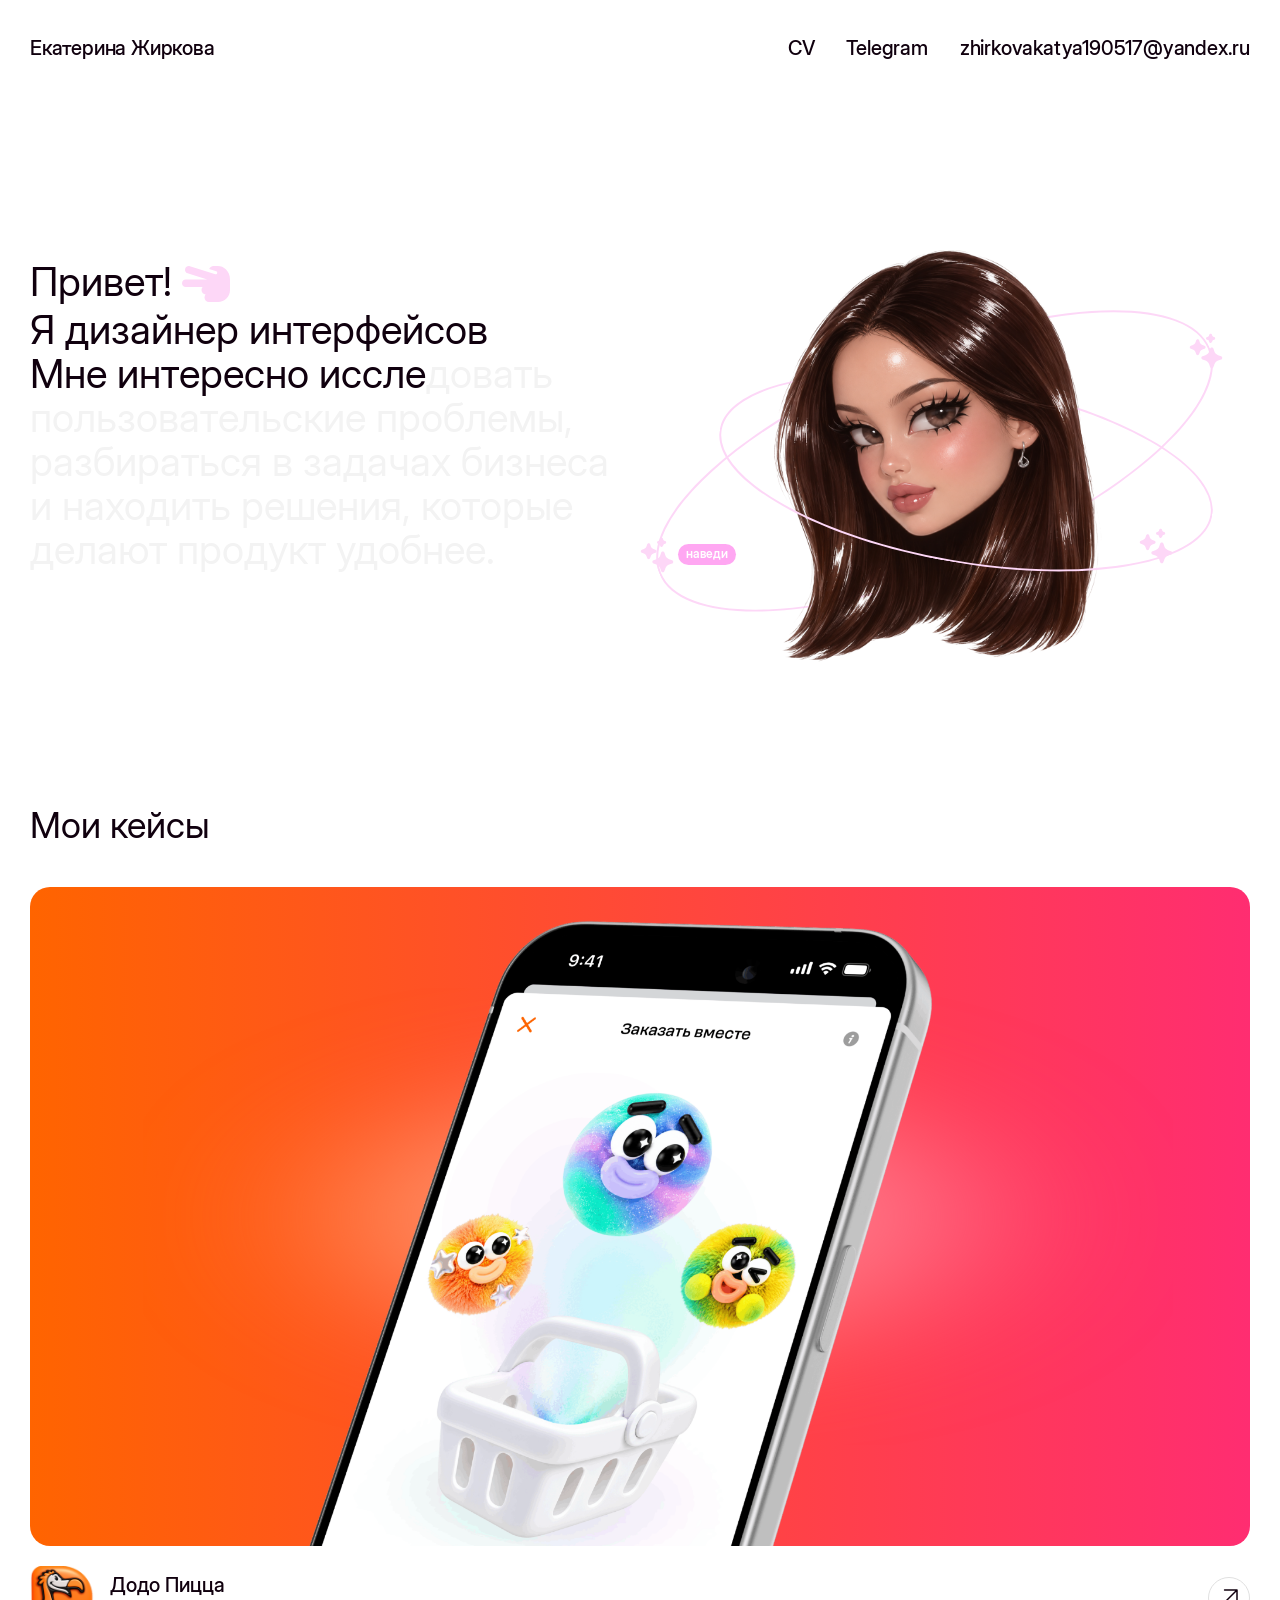
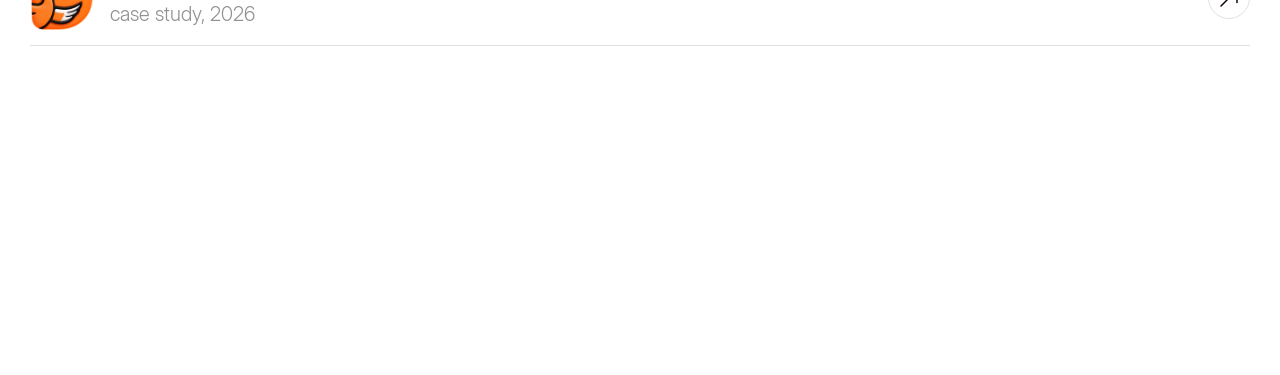
<file: index.html>
<!doctype html><html lang="ru"><head><meta charset="utf-8"><meta name="viewport" content="width=device-width,initial-scale=1"><title>Екатерина Жиркова — дизайнер интерфейсов</title><link rel="stylesheet" href="style.css?v=20"><link rel="stylesheet" href="home-refresh.css?v=46"></head><body><div id="app"></div><script src="main.js?v=47"></script></body></html>
</file>
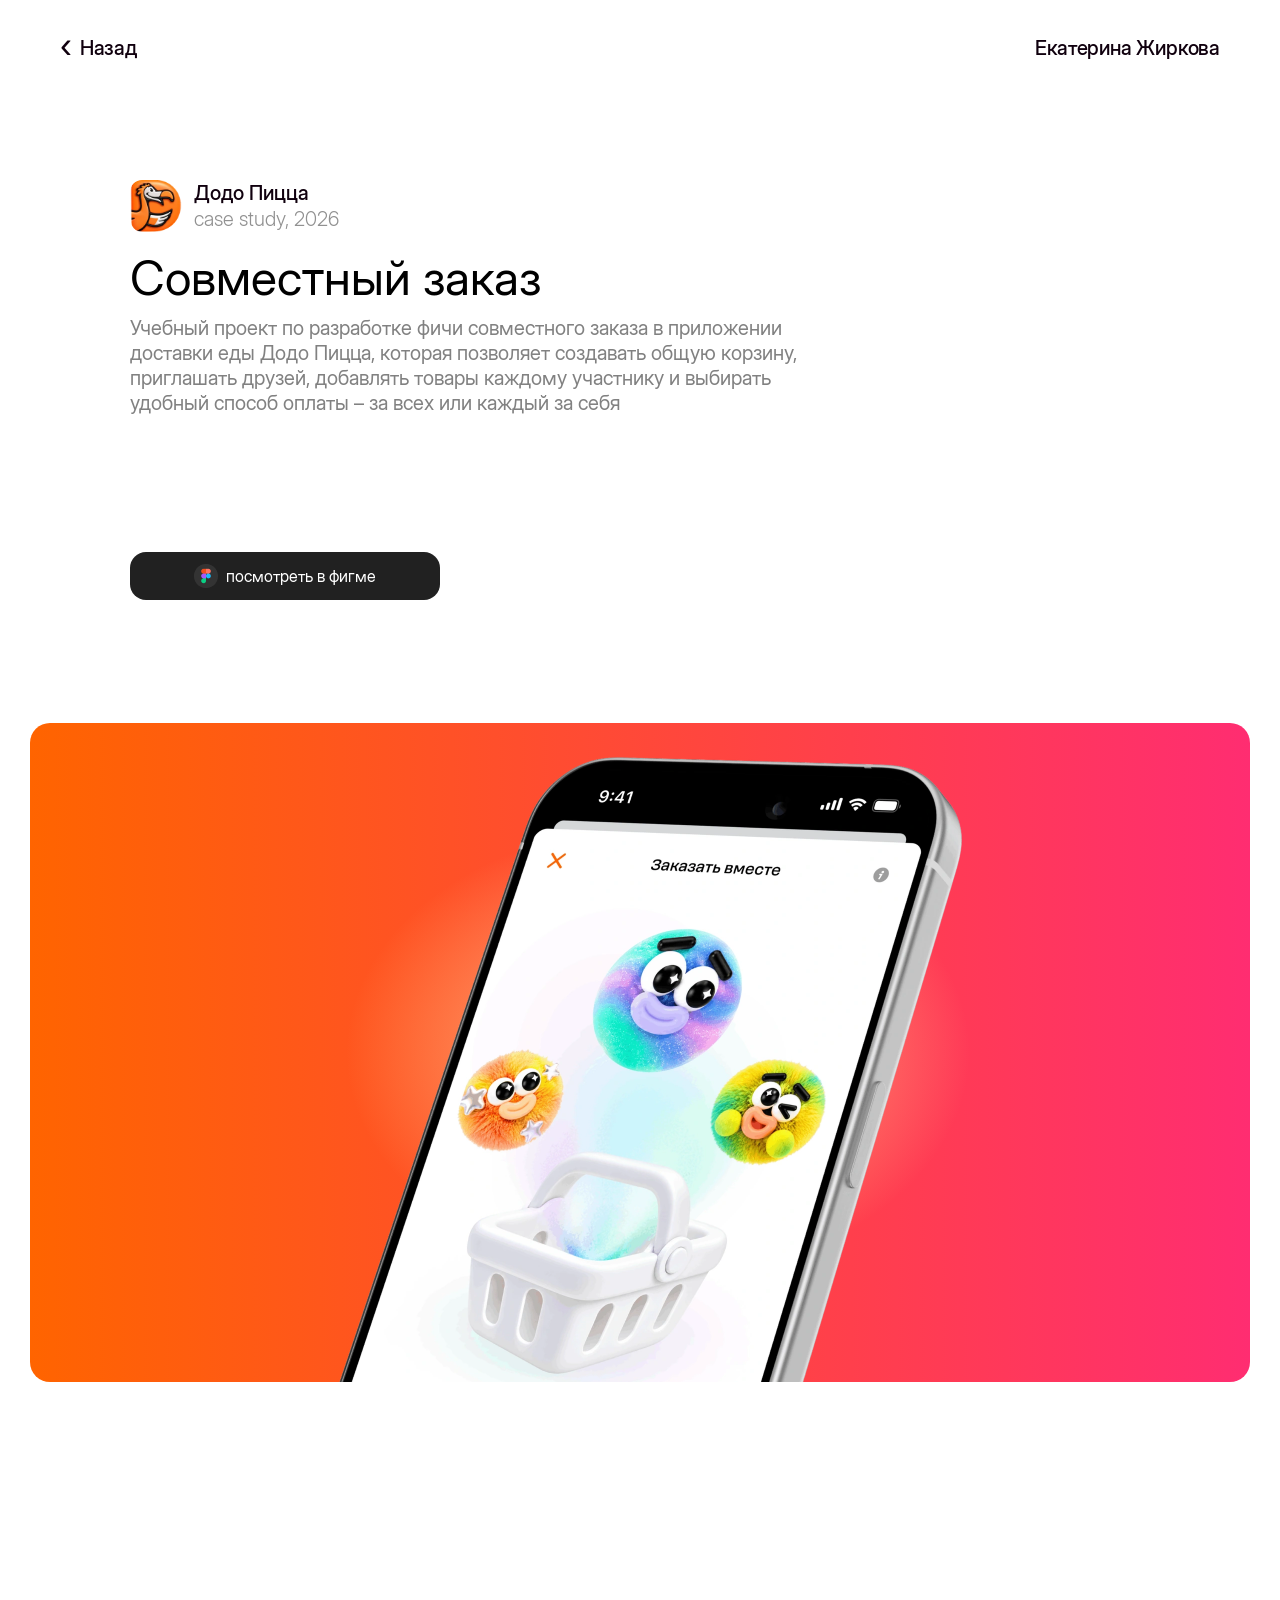
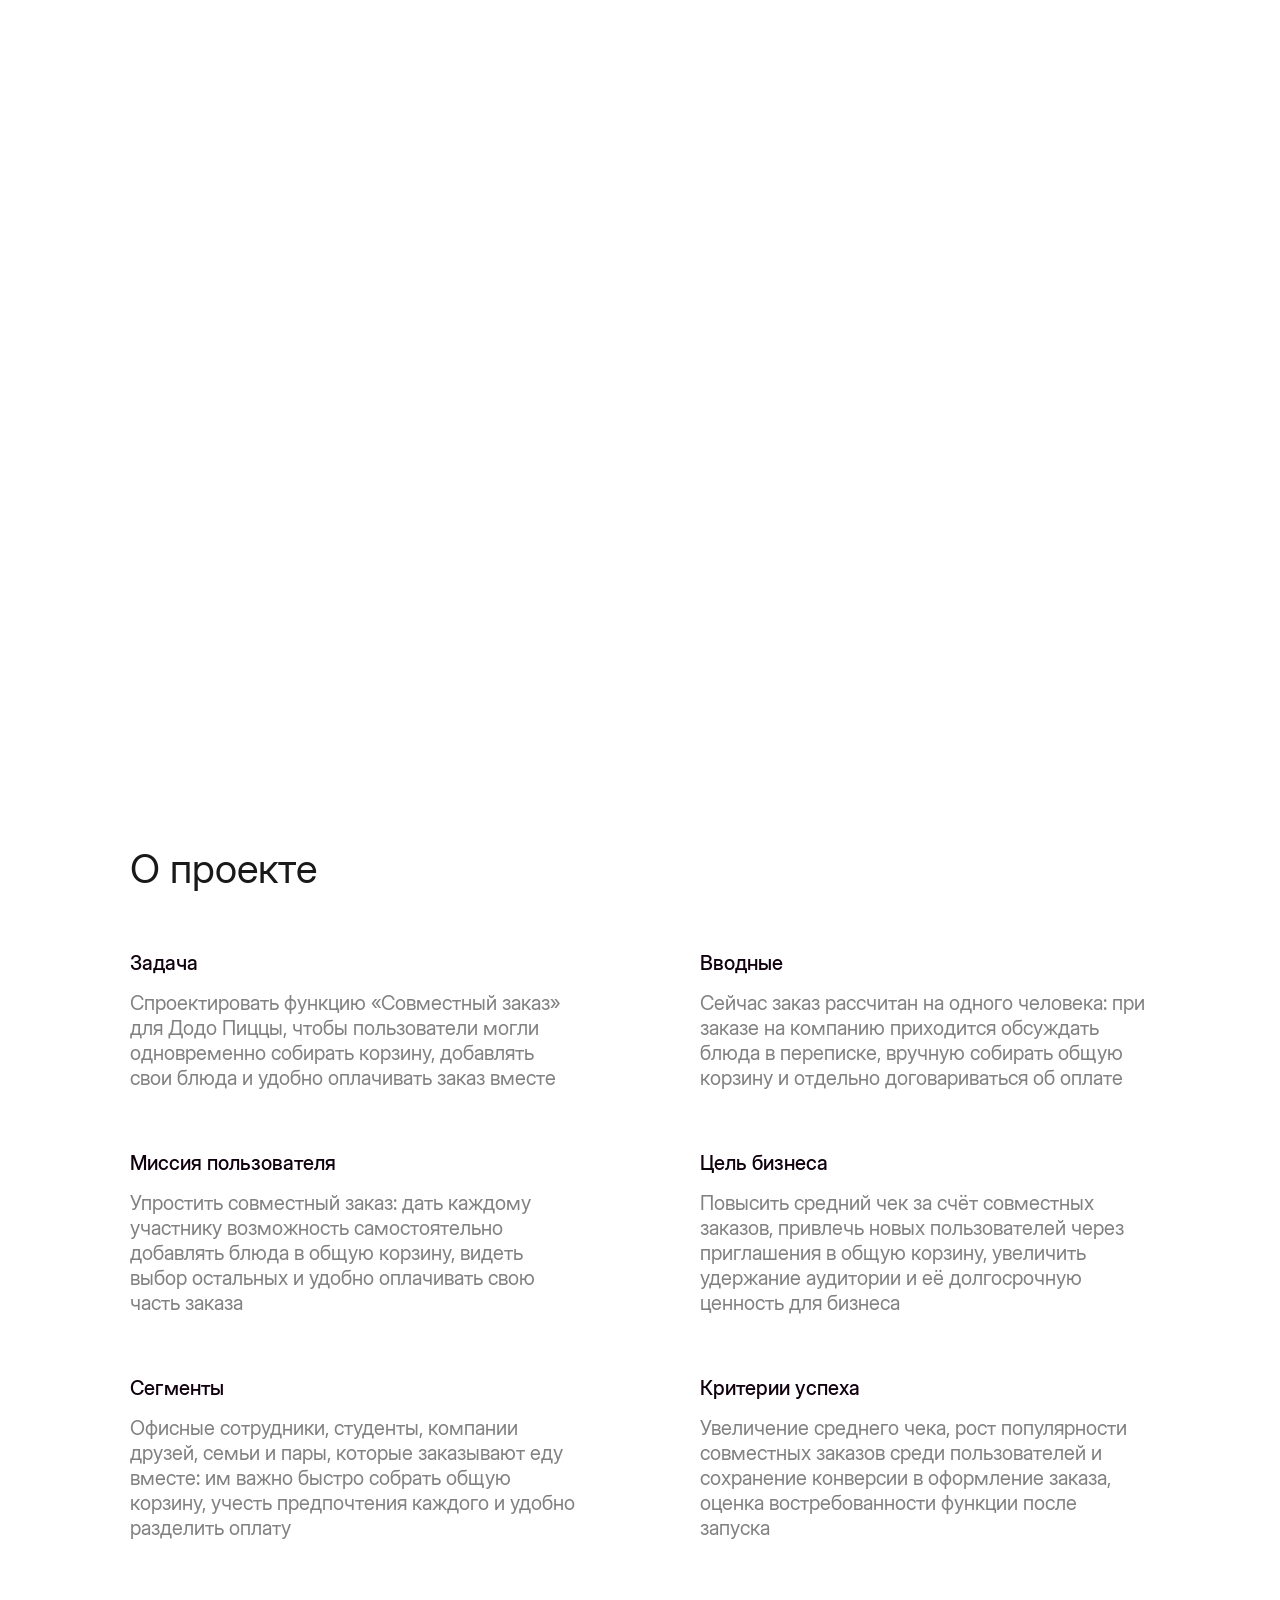
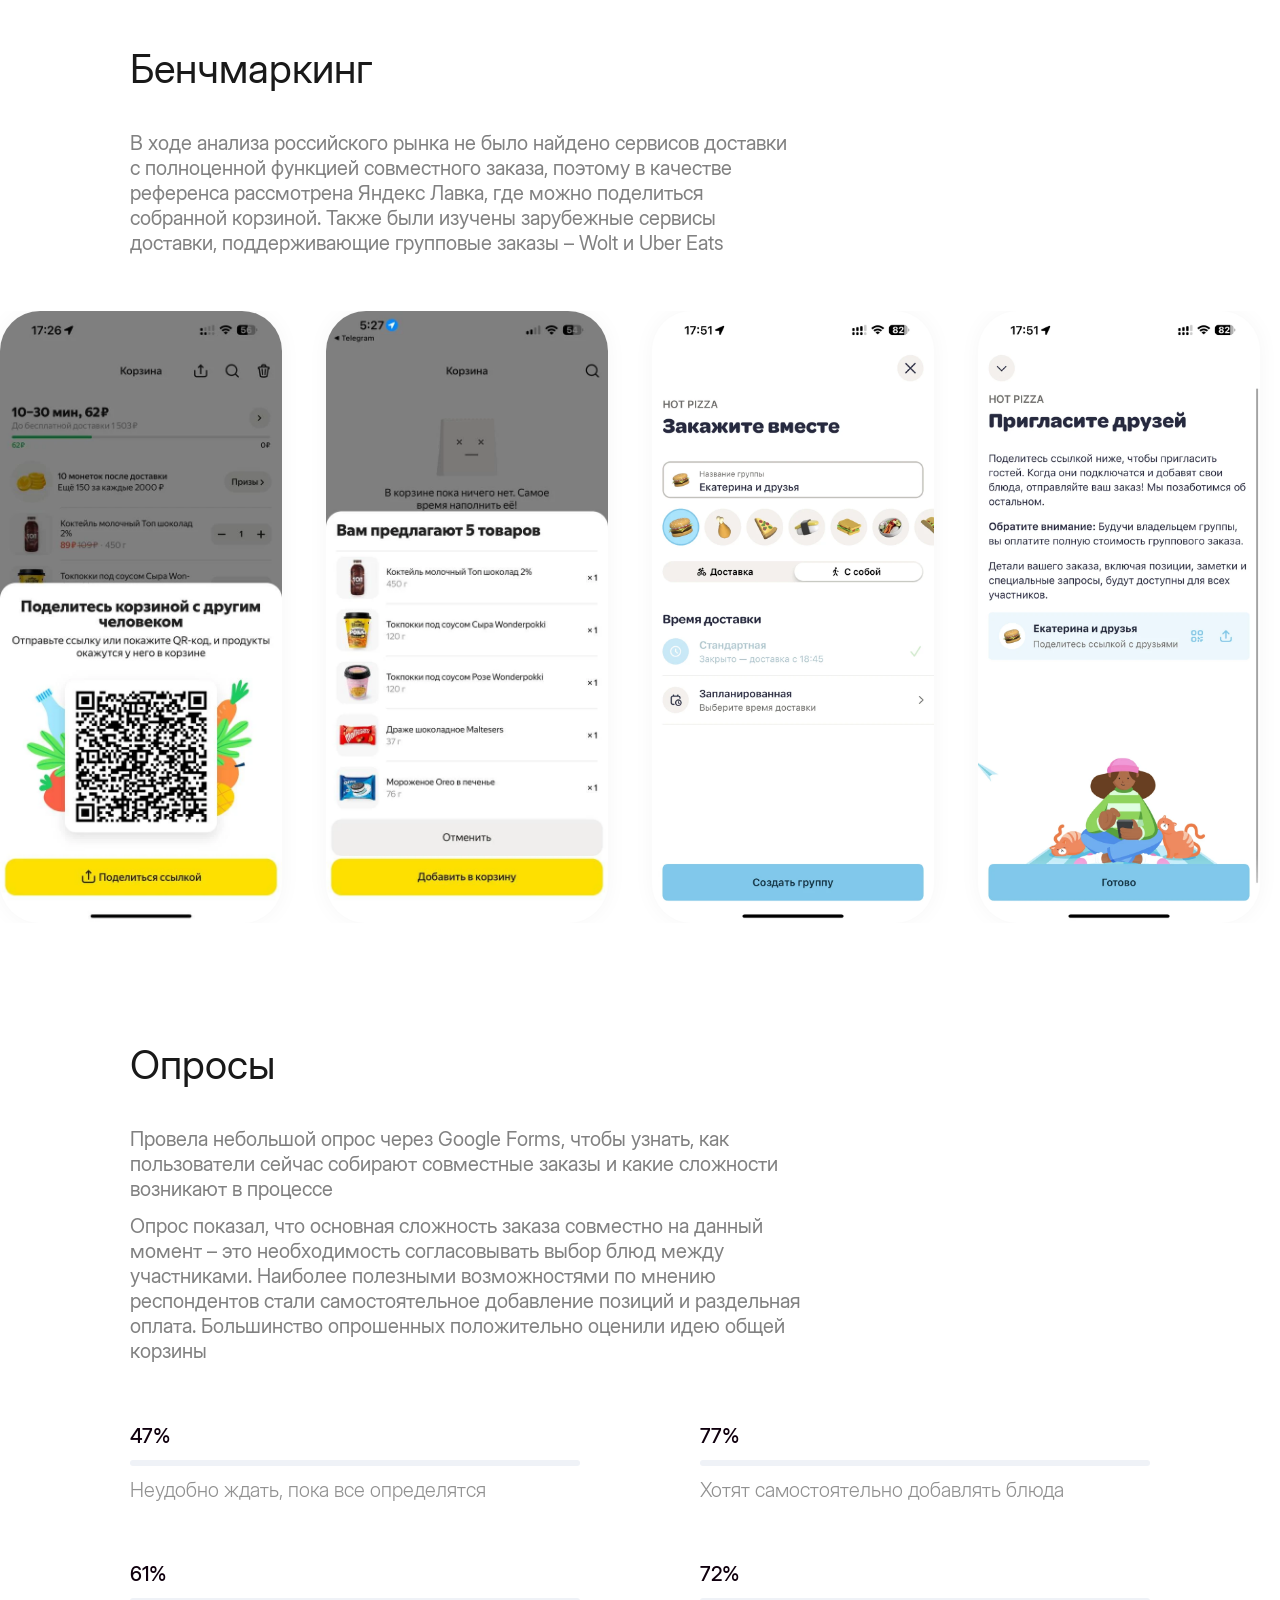
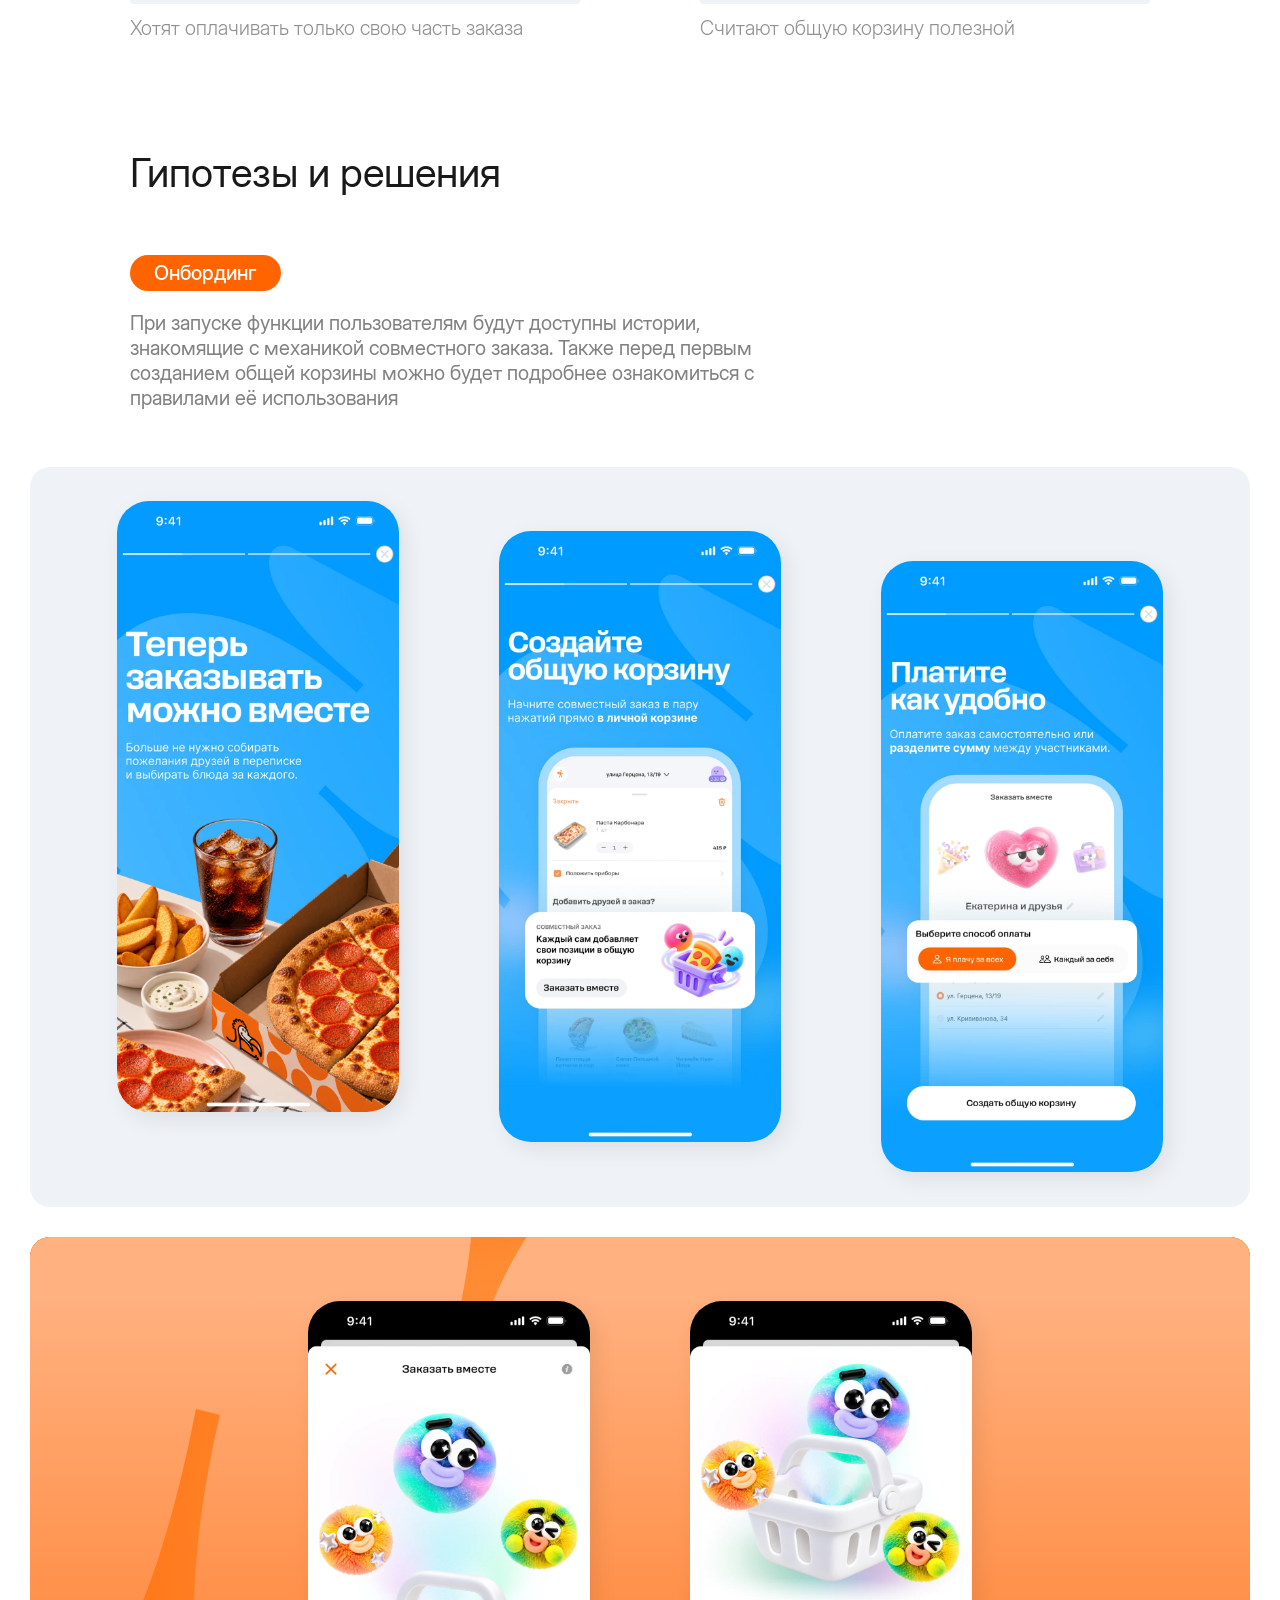
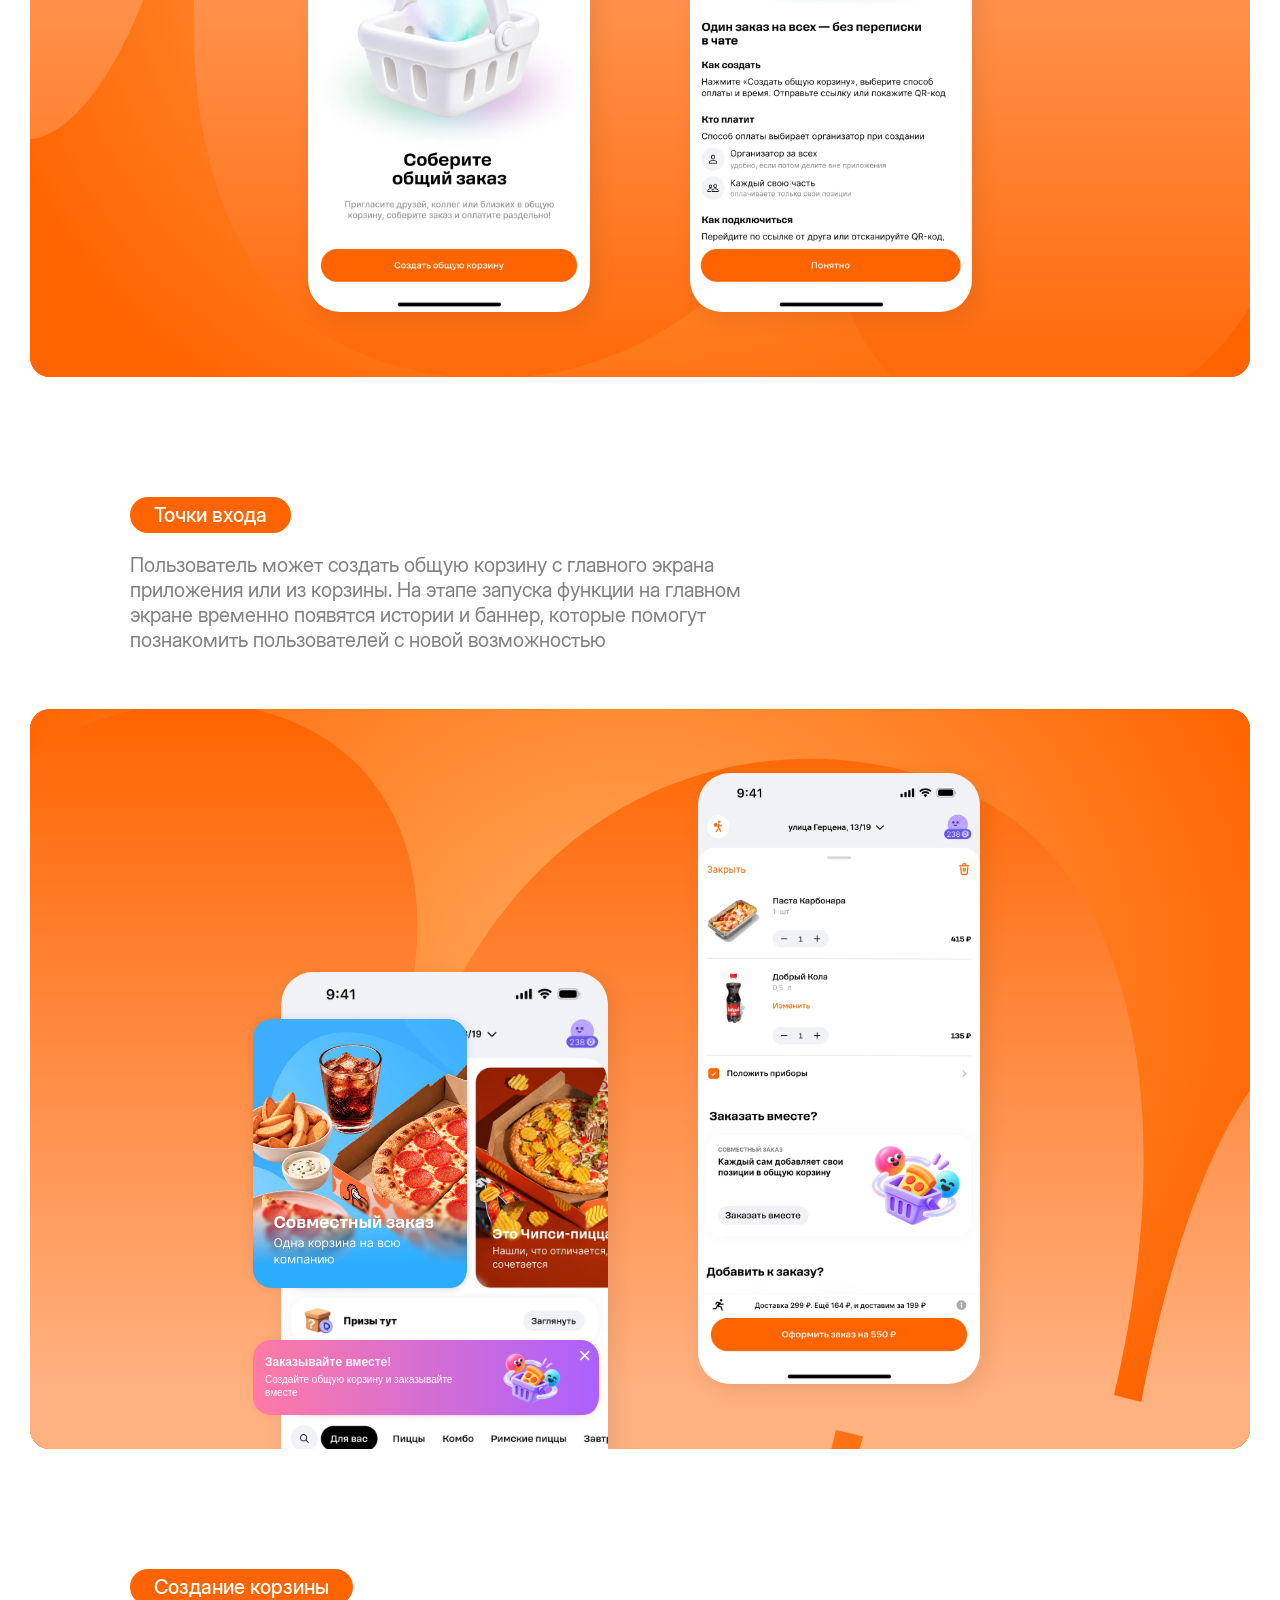
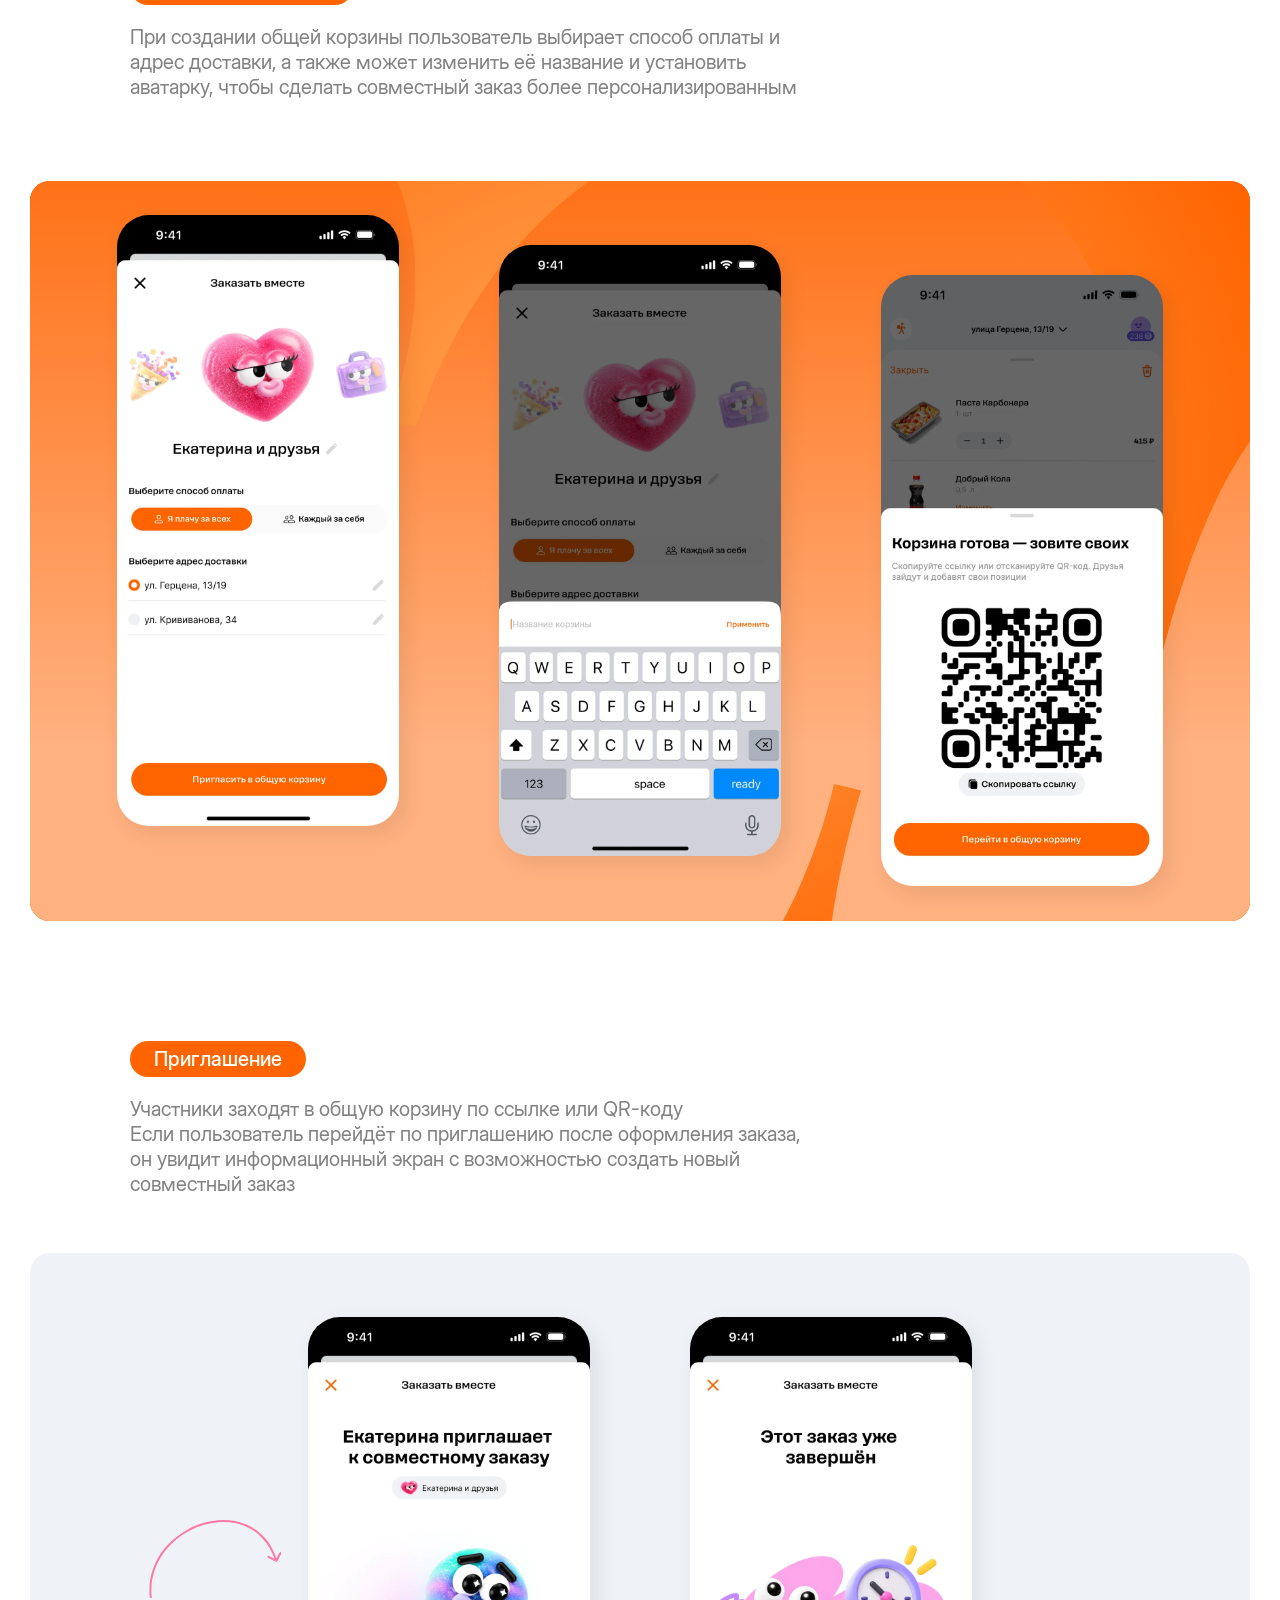
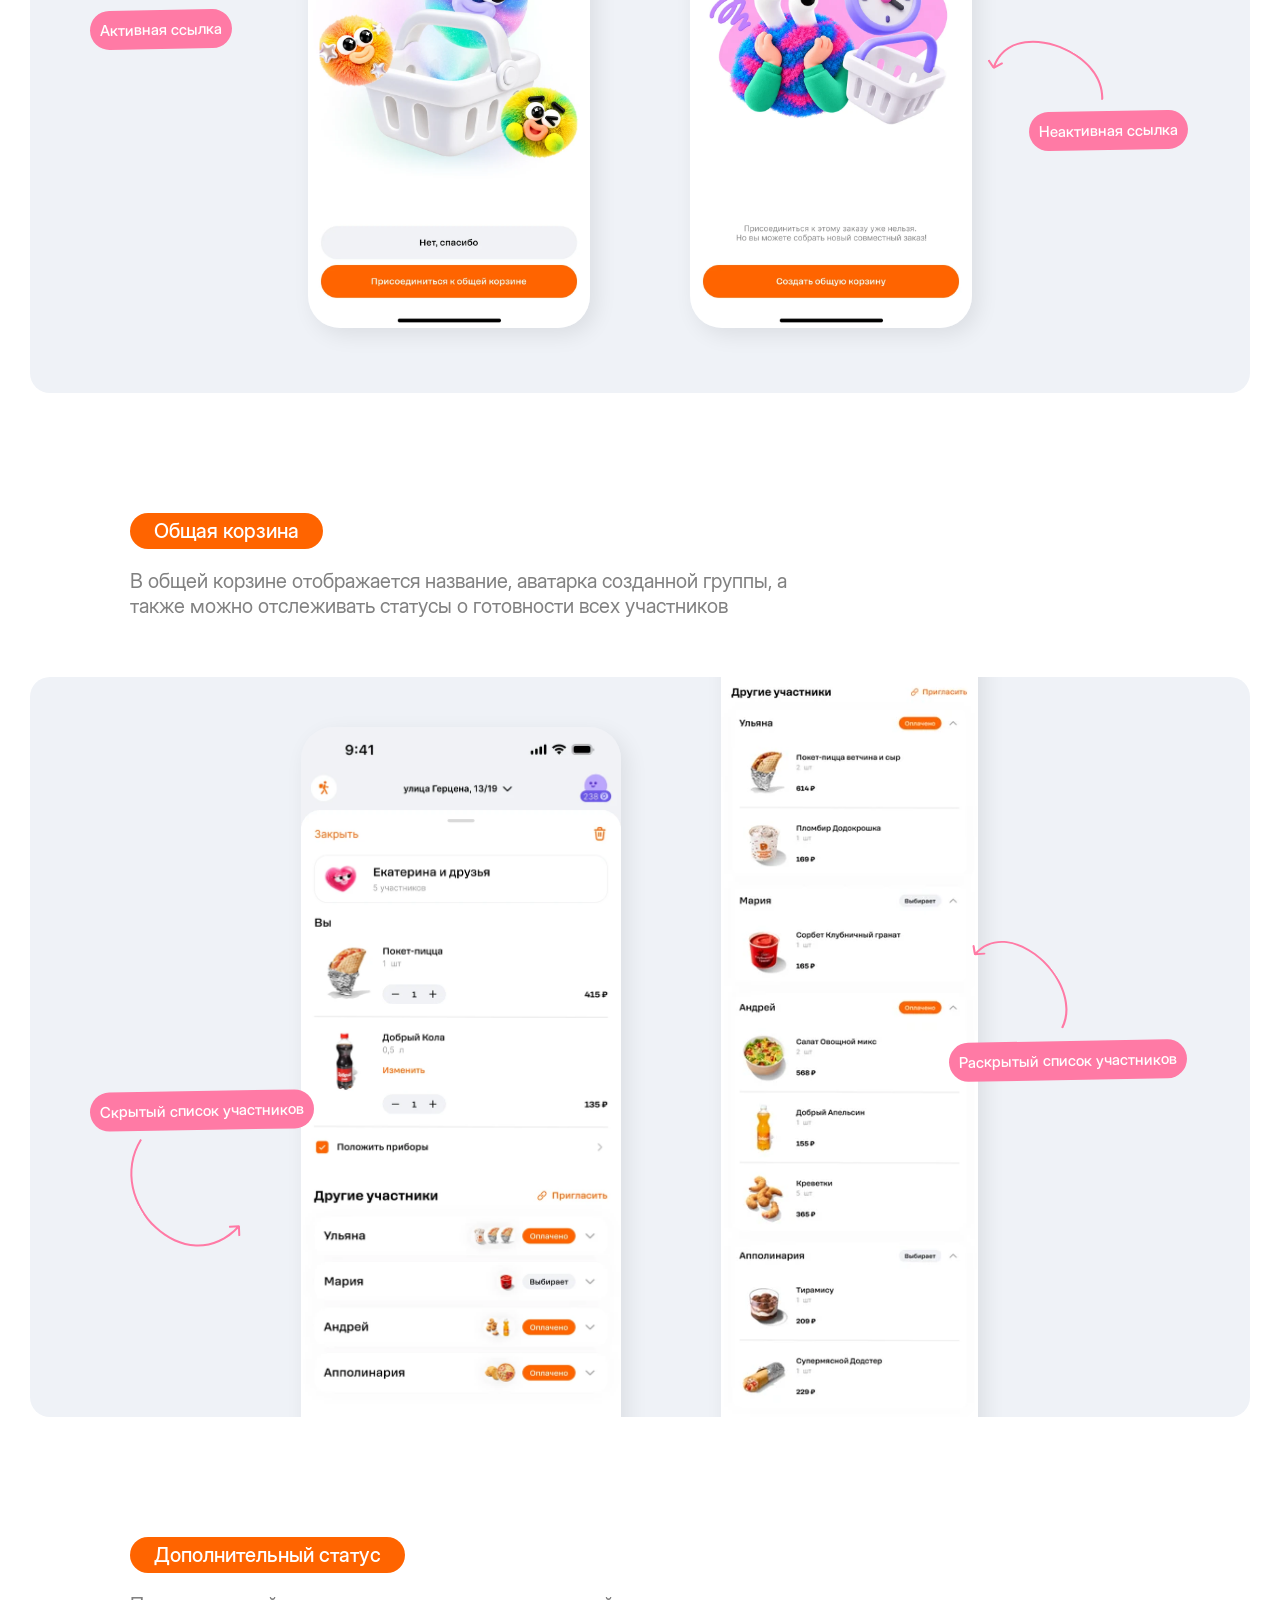
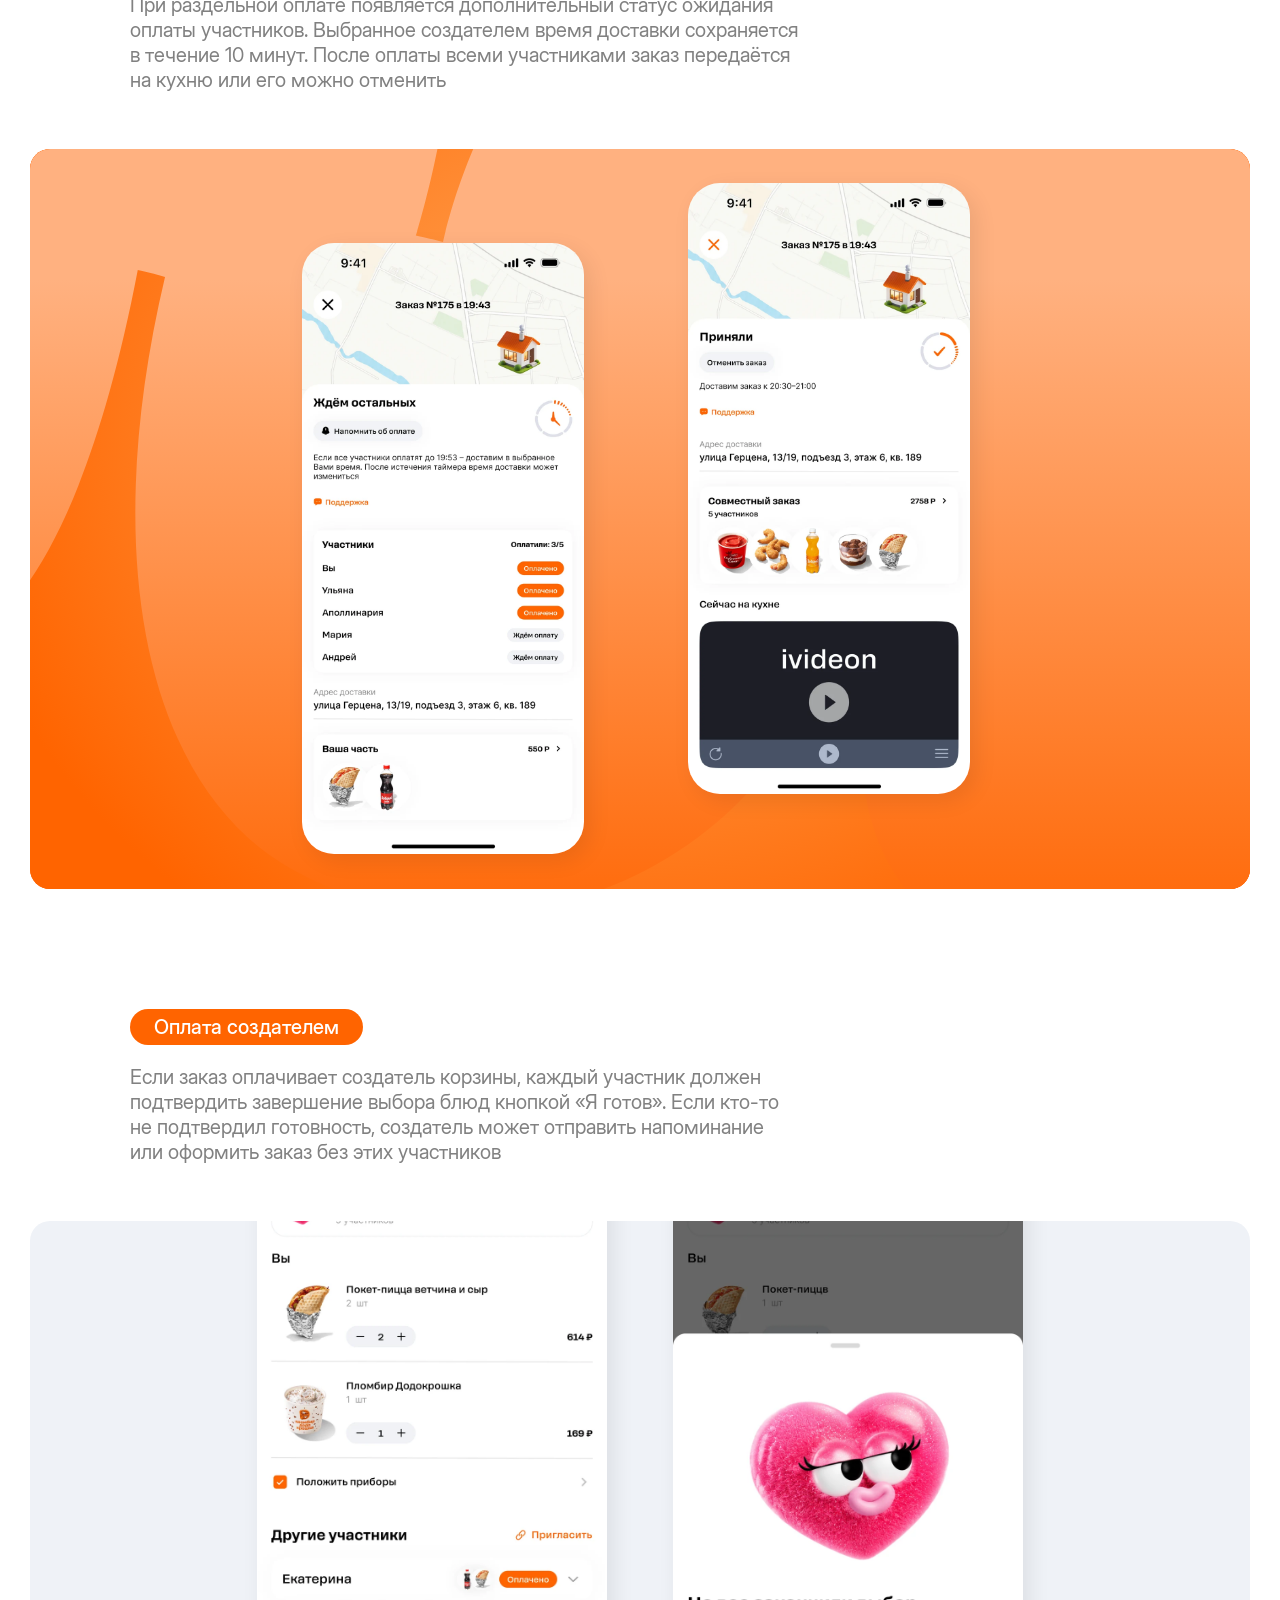
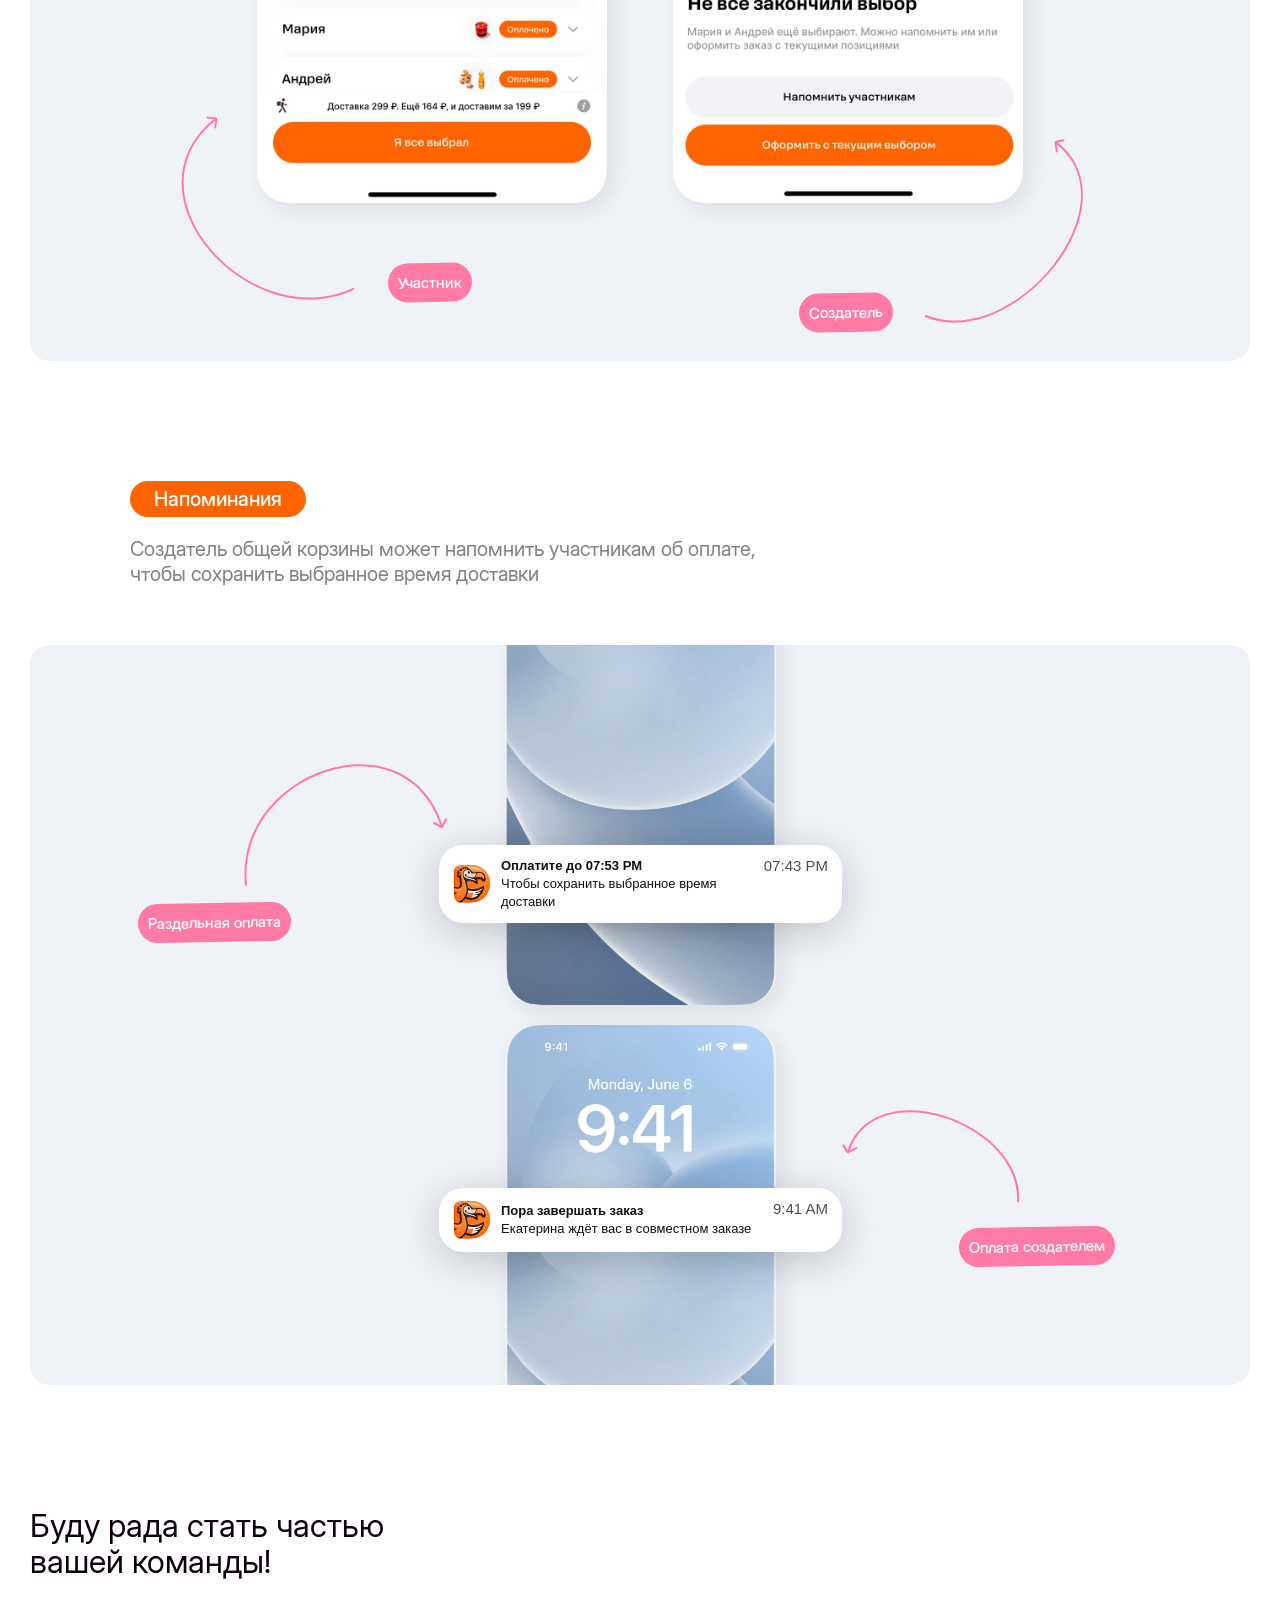
<file: projects/project-1/index.html>
<!doctype html><html lang="ru"><head><meta charset="utf-8"><meta name="viewport" content="width=device-width,initial-scale=1"><title>Додо Пицца — Екатерина Жиркова</title><link rel="stylesheet" href="../../style.css?v=19"><link rel="stylesheet" href="cover.css?v=1"><link rel="stylesheet" href="mobile144.css?v=6"><link rel="stylesheet" href="redesign.css?v=11"></head><body><div id="app"></div><script src="../../main.js?v=20"></script><script src="redesign.js?v=13"></script><script src="mobile.js?v=5"></script></body></html>
</file>
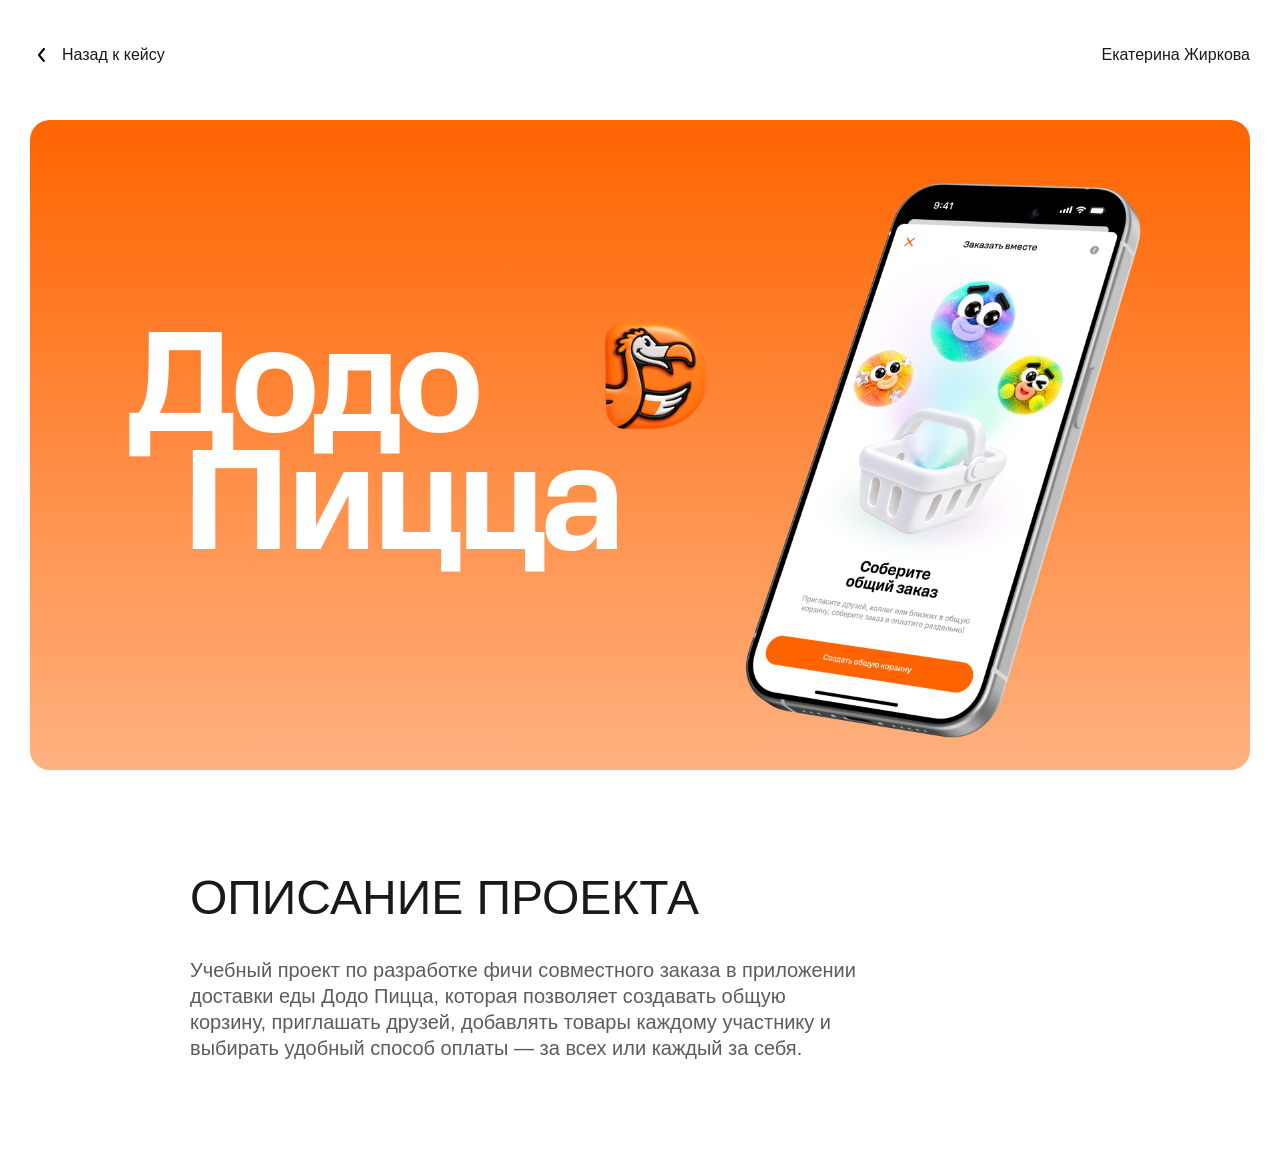
<file: projects/project-1/hero-preview.html>
<!doctype html>
<html lang="ru">
<head>
  <meta charset="utf-8">
  <meta name="viewport" content="width=device-width, initial-scale=1">
  <title>Вариант обложки — Додо Пицца</title>
  <style>
    @font-face{font-family:Rooftop;src:url('../../assets/rooftop-bold.otf') format('opentype');font-weight:700}
    *{box-sizing:border-box}
    body{margin:0;background:#fff;color:#191919;font-family:-apple-system,BlinkMacSystemFont,'SF Pro Display',sans-serif}
    a{color:inherit;text-decoration:none}
    .page{max-width:1280px;margin:0 auto;padding:32px 30px 100px}
    .header{display:flex;align-items:center;justify-content:space-between;height:46px;font-size:16px}
    .back{display:inline-flex;align-items:center;gap:8px}
    .back img{width:24px;height:24px;filter:brightness(0)}
    .cover{position:relative;min-height:650px;margin-top:42px;border-radius:20px;background:linear-gradient(180deg,#ff6400 0%,#ffb180 100%);overflow:hidden}
    .title{position:absolute;z-index:1;left:8%;top:31%;margin:0;color:#fff;font:700 clamp(88px,11vw,145px)/.84 Rooftop,sans-serif;letter-spacing:-.05em}
    .title span{display:block;padding-left:12%}
    .logo{position:absolute;z-index:2;left:47%;top:31%;width:108px;height:108px}
    .phone{position:absolute;z-index:3;left:47.5%;top:-3%;width:56%;height:auto;display:block}
    .description{max-width:900px;margin:100px auto 0}
    .description h1{margin:0 0 32px;font-size:48px;line-height:1.15;font-weight:500;text-transform:uppercase}
    .description p{max-width:670px;margin:0;color:#5c5c5c;font-size:20px;line-height:1.3}
    @media(max-width:700px){
      .page{padding:16px 16px 70px}
      .header{height:36px;font-size:14px}
      .header .author{font-size:12px}
      .cover{min-height:510px;margin-top:22px;border-radius:12px}
      .title{left:8%;top:9%;font-size:clamp(62px,16vw,105px)}
      .logo{left:65%;top:11%;width:58px;height:58px}
      .phone{left:15%;top:28%;width:78%}
      .description{margin-top:64px}
      .description h1{font-size:30px;margin-bottom:20px}
      .description p{font-size:18px}
    }
  </style>
</head>
<body>
  <main class="page">
    <header class="header">
      <a class="back" href="index.html"><img src="../../assets/figma-3de1a.svg" alt="">Назад к кейсу</a>
      <span class="author">Екатерина Жиркова</span>
    </header>
    <div class="cover" aria-label="Обложка проекта Додо Пицца">
      <div class="title">Додо<span>Пицца</span></div>
      <img class="logo" src="../../assets/figma-0a785.png" alt="">
      <img class="phone" src="../../assets/figma-60058.png" alt="Экран приложения Додо Пицца">
    </div>
    <section class="description">
      <h1>Описание проекта</h1>
      <p>Учебный проект по разработке фичи совместного заказа в приложении доставки еды Додо Пицца, которая позволяет создавать общую корзину, приглашать друзей, добавлять товары каждому участнику и выбирать удобный способ оплаты — за всех или каждый за себя.</p>
    </section>
  </main>
</body>
</html>
</file>
<file: style.css>
@font-face{font-family:Rooftop;src:url('assets/rooftop-bold.otf') format('opentype');font-weight:700}*{box-sizing:border-box}body{margin:0;background:#fff;color:#191919;font-family:-apple-system,BlinkMacSystemFont,'SF Pro Display',sans-serif}a{color:inherit;text-decoration:none}.home,.project{position:relative;width:1280px;margin:0 auto;overflow:hidden;background:white}.home{height:1690px}.home-header{position:absolute;inset:0 0 auto;height:110px}.avatar{position:absolute;left:30px;top:30px;width:70px;height:70px}.name{position:absolute;left:116px;top:56px;font-size:16px}.availability{position:absolute;left:466px;top:56px;display:flex;align-items:center;gap:8px;font-size:16px}.availability img{width:8px;height:8px}.contacts{display:flex;gap:32px;font-size:16px;white-space:nowrap}.home-header .contacts{position:absolute;right:30px;top:56px}.intro{position:absolute;left:30px;top:250px;width:815px;height:348px;font-size:48px;line-height:normal;color:#818181}.intro span{color:#191919}.home-card{position:absolute;left:30px;top:698px;width:1220px;height:659px;display:block}.hero-art{position:relative;width:100%;height:100%;overflow:hidden;border-radius:20px;background:linear-gradient(180deg,#ff6400,#ffb180)}.hero-word{position:absolute;left:130px;top:184px;color:white;font-family:Rooftop,sans-serif;font-weight:700;font-size:160px;line-height:134px;letter-spacing:-8px;z-index:1}.hero-word span{padding-left:120px}.hero-phone{position:absolute;left:582px;top:29px;width:437px;height:601px;overflow:hidden;z-index:2}.hero-phone img{position:absolute;width:734px;height:735px;max-width:none;left:-141px;top:-88px}.hero-icon{position:absolute;width:114px;height:114px;left:552px;top:202px;z-index:3}.card-caption{position:absolute;top:1373px;left:30px;width:1220px;display:flex;justify-content:space-between;align-items:center;font-size:36px}.tags{display:flex;gap:12px;font-size:20px}.tags>*{border:1px solid #c6d3e9;border-radius:16px;padding:16px 32px}.home-footer{position:absolute;top:1567px;left:30px;right:30px;display:flex;justify-content:space-between;align-items:flex-start}.home-footer p,.project-footer p{font-size:36px;line-height:normal;width:395px;margin:0}.home-footer .contacts{padding-top:12px}.project{height:14722px}.project-top{height:856px}.project-top .hero-art{border-radius:0}.project-top .hero-word{left:150px;top:283px}.project-top .hero-phone{left:567px;top:225px;width:563px;height:774px}.project-top .hero-phone img{width:946px;height:947px;left:-182px;top:-114px}.project-top .hero-icon{left:580px;top:300px;width:120px;height:120px}.back{position:absolute;left:30px;top:53px;color:#fff;display:flex;align-items:center;font-size:16px;z-index:4}.back span{font-size:32px;line-height:20px;margin-right:8px}.case-text{position:absolute;left:130px;width:670px}.case-text h2,.hypotheses{font-size:48px;line-height:57px;font-weight:400;margin:0 0 40px}.case-text p{font-size:24px;line-height:1.25;margin:0}.figma-pill{position:absolute;top:1268px;left:927px;width:223px;padding:12px;text-align:center;border-radius:24px;background:#f3f5f7;font-size:20px}.case-shot{position:absolute;left:30px;width:1220px;height:740px;border-radius:20px;background:#70c7f4}.case-shot-pink{height:760px;background:#fa9bcc}.hypotheses{position:absolute;left:130px;top:4922px}.section-chip{display:inline-block!important;background:#ff6500;color:#fff;border-radius:24px;padding:4px 24px;line-height:1!important;font-size:40px!important;margin-bottom:16px!important}.project-footer{position:absolute;left:30px;right:30px;bottom:40px;display:flex;justify-content:space-between}.project-footer .contacts{padding-top:10px}@media(max-width:1280px){.home,.project{margin-left:0}}@media(max-width:700px){.home,.project{transform-origin:top left;transform:scale(calc(100vw / 1280));margin-bottom:calc((100vw / 1280 - 1)*1690px)}}

@font-face{font-family:"SF Pro";src:local("SF Pro"),local("SF Pro Display")}
body{font-family:"SF Pro",-apple-system,BlinkMacSystemFont,sans-serif}
.home{height:1805px}
.hero-art{background:linear-gradient(180deg,#ff6400 0%,#ffb180 100%)}
.project-top .hero-art{border-radius:0 0 20px 20px}
.back img{width:24px;height:24px;margin-right:0}
.case-text h2,.hypotheses{font-size:48px;line-height:57px;font-weight:510;text-transform:uppercase}
.case-text p{font-size:20px;line-height:24px;color:#5c5c5c}
.case-text:has(.section-chip) h2{font-size:32px!important;line-height:41px!important;font-weight:510!important;padding:6px 24px!important;border-radius:200px!important;transform:rotate(-1deg);text-transform:none}
.case-text:has(.section-chip) p{color:#5c5c5c;font-size:20px;line-height:24px}
.visual-shot{position:absolute;left:30px;width:1220px;overflow:hidden;border-radius:20px;z-index:1}
.visual-shot img{position:absolute;object-fit:cover;max-width:none}
.benchmark{position:absolute;top:3373px;left:30px;display:flex;gap:48px;width:2262px;height:612px;overflow:hidden}
.benchmark img{width:282px;height:612px;object-fit:cover;border-radius:40px}
.project{overflow:hidden}
.survey{position:absolute;left:130px;top:4334px;width:1020px;display:grid;grid-template-columns:450px 450px;column-gap:120px;row-gap:60px}
.survey>div{height:102px;display:flex;flex-direction:column}
.survey strong{font-size:40px;font-weight:400;line-height:48px}
.survey i{display:block;margin-top:12px;width:450px;height:6px;border-radius:3px;background:#e8e8e8}
.survey i b{display:block;height:4px;margin-top:1px;border-radius:2px;background:#ff6400}
.survey span{margin-top:12px;font-size:20px;color:#5c5c5c}
.survey-conclusion{position:absolute;left:130px;top:4658px;width:670px;margin:0;font-size:20px;line-height:24px;color:#5c5c5c}
.project-footer{bottom:auto;top:14486px}

.project-facts{position:absolute;left:130px;top:2346px;width:1020px;height:630px;display:grid;grid-template-columns:450px 450px;grid-template-rows:170px 170px 170px;column-gap:120px;row-gap:60px}
.project-fact{width:450px}
.project-fact h3{display:table;margin:0 0 12px;padding:6px 24px;border:1px solid #ff6400;border-radius:200px;color:#ff6400;font-size:20px;font-weight:510;line-height:24px}
.project-fact p{margin:0;color:#5c5c5c;font-size:20px;font-weight:400;line-height:normal}
.figma-pill{top:1244.5px}
.project-top .hero-art{overflow:visible}
.benchmark{width:1220px;overflow-x:auto;overflow-y:hidden;scroll-snap-type:x proximity;scrollbar-width:thin;overscroll-behavior-x:contain}
.benchmark img{flex:0 0 282px;scroll-snap-align:start}
.case-text:has(.section-chip) h2{font-size:20px!important;line-height:24px!important;padding:6px 24px!important;margin:0 0 16px!important}
.benchmark{left:8px;top:3351px;width:1264px;height:656px;padding:22px;box-sizing:border-box}
.benchmark img{box-shadow:0 0 22px rgba(0,0,0,.04)}
.benchmark{scroll-padding-inline:22px}
.visual-shot .shot-background-vector{left:50%;top:50%;object-fit:fill}
.visual-shot .interface-screen{border-radius:40px}
.callout-arrow{position:absolute;display:grid;place-items:center;pointer-events:none}
.visual-shot .callout-arrow img{position:static;object-fit:contain;max-width:none}
.shot-callout{position:absolute;display:inline-block;padding:10px;border-radius:300px;background:#ff7aa5;color:#fff;font-family:Inter,Arial,sans-serif;font-size:14px;font-weight:700;line-height:normal;white-space:nowrap}
.callout-left{left:108px;top:260px;transform:rotate(-1deg)}
.callout-right{left:930px;top:582px;transform:rotate(1deg)}
.shot-notification{position:absolute;left:409px;top:543px;width:403px;min-height:77.5px;display:flex;align-items:center;gap:10px;padding:12px 14px;border-radius:24px;background:rgba(255,255,255,.9);box-shadow:0 8px 40px rgba(0,0,0,.2);color:#000;font-family:"SF Pro",-apple-system,BlinkMacSystemFont,sans-serif;z-index:3}
.visual-shot .shot-notification img{position:static;width:38.33px;height:38.33px;flex:none;border-radius:9px;object-fit:cover}
.shot-notification div{display:flex;flex-direction:column;width:241.67px;font-size:13px;line-height:18px;letter-spacing:-.23px}
.shot-notification strong{font-weight:590;line-height:17px}
.shot-notification time{align-self:flex-start;margin-left:auto;color:#4d4d4d;font-size:15px;line-height:17px;white-space:nowrap}
.shot-notification.top-notification{top:200px}
.shot-notification.top-notification{background:#fff}
.project-author{position:absolute;top:53px;right:30px;color:#fffcfa;font-size:16px;line-height:24px;z-index:4}
.figma-pill,.survey-button{display:flex;align-items:center;justify-content:center;border:0;border-radius:16px;background:#eff2f7;color:#191919;font-family:inherit;font-size:20px;font-weight:510;line-height:24px;white-space:nowrap}
.figma-pill{height:48px;padding:0}
.survey-button{position:absolute;left:897px;top:4746px;width:253px;height:56px;padding:0}
.visual-shot > .case-composite,.visual-shot > .interface-screen{transform:translate3d(0,var(--parallax-y,0px),0)}
@media(prefers-reduced-motion:reduce){.visual-shot > .case-composite,.visual-shot > .interface-screen{transform:none}}
@media(max-width:700px){html,body{overflow-x:hidden}}
.intro-word{white-space:nowrap}
.intro{font-size:40px;height:auto}
.intro .intro-char{color:#c6c6c6}
.home-animations .home-header,.home-animations .intro,.home-animations .home-card,.home-animations .card-caption,.home-animations .home-footer>p,.home-animations .home-footer>.contacts{opacity:0;transform:translateY(55px);transition:opacity 1.1s cubic-bezier(.22,1,.36,1),transform 1.1s cubic-bezier(.22,1,.36,1)}
.home-animations .home-footer>.contacts{transition-delay:.14s}
.home-animations .home-header.is-visible,.home-animations .intro.is-visible,.home-animations .home-card.is-visible,.home-animations .card-caption.is-visible,.home-animations .home-footer.is-visible>p,.home-animations .home-footer.is-visible>.contacts{opacity:1;transform:translateY(0)}
.project-animations .project-reveal{opacity:0;translate:0 55px;transition:opacity 1.1s cubic-bezier(.22,1,.36,1),translate 1.1s cubic-bezier(.22,1,.36,1)}
.project-animations .project-reveal.is-visible{opacity:1;translate:0 0}
@media(prefers-reduced-motion:reduce){.project-animations .project-reveal{opacity:1;translate:none;transition:none}}
@media(prefers-reduced-motion:reduce){.home-animations .home-header,.home-animations .intro,.home-animations .home-card,.home-animations .card-caption,.home-animations .home-footer>p,.home-animations .home-footer>.contacts{opacity:1;transform:none;transition:none}}
@media(max-width:700px){.home{transform:scale(calc(100vw / 1280px));margin-bottom:calc((100vw / 1280px - 1)*1805px)}}
.avatar-trigger{position:absolute;left:30px;top:30px;width:70px;height:70px;padding:0;border:0;background:none;cursor:pointer}
.avatar-trigger .avatar{position:static;display:block;width:70px;height:70px}
.avatar-trigger:focus,.avatar-overlay:focus{outline:none}
body.avatar-open{overflow:hidden}
.avatar-overlay{position:fixed;inset:0;z-index:100;display:flex;align-items:center;justify-content:center;padding:24px;background:rgba(18,20,24,.55);backdrop-filter:blur(5px);cursor:default}
.avatar-overlay[hidden]{display:none}
.avatar-overlay.is-opening{animation:avatar-backdrop-in .3s ease-out both}
.avatar-overlay.is-closing{animation:avatar-backdrop-out .25s ease-in both}
.avatar-portrait{display:block;width:min(430px,78vw,70vh);aspect-ratio:1;border-radius:50%;object-fit:cover;object-position:center 35%;background:#fff;box-shadow:0 24px 70px rgba(0,0,0,.18)}
.avatar-overlay.is-opening .avatar-portrait{animation:avatar-photo-open .42s cubic-bezier(.22,1,.36,1) both}
.avatar-overlay.is-closing .avatar-portrait{animation:avatar-photo-close .25s ease-in both}
@keyframes avatar-backdrop-in{from{opacity:0}to{opacity:1}}
@keyframes avatar-backdrop-out{from{opacity:1}to{opacity:0}}
@keyframes avatar-photo-open{from{opacity:0;transform:scale(.78)}to{opacity:1;transform:scale(1)}}
@keyframes avatar-photo-close{from{opacity:1;transform:scale(1)}to{opacity:0;transform:scale(.88)}}
@media(prefers-reduced-motion:reduce){.avatar-overlay.is-opening,.avatar-overlay.is-closing,.avatar-overlay.is-opening .avatar-portrait,.avatar-overlay.is-closing .avatar-portrait{animation:none}}
a[href],button{cursor:pointer}
.card-caption{display:block;font-size:inherit}
.case-caption-link{display:flex;align-items:center;justify-content:space-between;width:100%;min-height:68px;border-bottom:1px solid #e8e8e8;transition:border-color .25s ease}
.case-caption-title{font-size:30px;font-weight:500;line-height:1.2;letter-spacing:-.025em;transition:color .25s ease}
.case-caption-meta{display:flex;align-items:center;gap:8px;color:#7b7b7b;font-size:16px;line-height:1.2}
.case-caption-arrow{display:inline-grid;place-items:center;width:30px;height:30px;margin-left:18px;border:1px solid #ddd;border-radius:50%;color:#191919;font-size:18px;line-height:1;transition:transform .25s ease,border-color .25s ease,background .25s ease,color .25s ease}
.case-caption-link:hover{border-color:#ff6500}
.case-caption-link:hover .case-caption-title{color:#ff6500}
.case-caption-link:hover .case-caption-arrow{transform:translate(2px,-2px);border-color:#ff6500;background:#ff6500;color:#fff}
.case-caption-link:focus-visible{outline:2px solid #191919;outline-offset:4px;border-radius:2px}
@media(prefers-reduced-motion:reduce){.case-caption-link,.case-caption-title,.case-caption-arrow{transition:none}}
.home-card .hero-art{transition:transform .55s cubic-bezier(.22,1,.36,1),box-shadow .55s cubic-bezier(.22,1,.36,1)}
.home-card .hero-phone{transition:transform .65s cubic-bezier(.22,1,.36,1)}
.home-card:is(:hover,:focus-visible) .hero-art{transform:translateY(-6px);box-shadow:0 18px 42px rgba(54,31,15,.16)}
.home-card:is(:hover,:focus-visible) .hero-phone{transform:translate(0,-8px) rotate(1deg)}
.home-card:is(:hover,:focus-visible)+.card-caption .case-caption-title{color:#ff6500}
.home-card:is(:hover,:focus-visible)+.card-caption .case-caption-arrow{transform:translate(2px,-2px);border-color:#ff6500;background:#ff6500;color:#fff}
.home-card:focus-visible{outline:2px solid #191919;outline-offset:6px;border-radius:20px}
@media(prefers-reduced-motion:reduce){.home-card .hero-art,.home-card .hero-phone{transition:none}.home-card:is(:hover,:focus-visible) .hero-art,.home-card:is(:hover,:focus-visible) .hero-phone{transform:none}}

@media(max-width:1199px){
  .home{display:flex;flex-direction:column;width:100%;height:auto!important;min-height:100dvh;margin:0 auto!important;padding:28px;overflow:visible;transform:none}
  .home-header{position:relative;inset:auto;display:grid;grid-template-columns:70px 1fr;align-items:center;column-gap:16px;row-gap:18px;height:auto}
  .avatar-trigger{position:relative;left:auto;top:auto;grid-column:1;grid-row:1}
  .name{position:static;grid-column:2;grid-row:1;font-size:16px}
  .availability{position:static;grid-column:1/-1;grid-row:2;font-size:16px}
  .home-header .contacts{position:static;grid-column:1/-1;grid-row:3}
  .contacts{flex-wrap:wrap;gap:14px 28px;font-size:16px;white-space:normal}
  .intro{position:relative;left:auto;top:auto;width:min(100%,850px);height:auto;margin-top:105px;font-size:clamp(32px,4vw,40px);line-height:1.18}
  .intro br{display:none}
  .home-card{position:relative;left:auto;top:auto!important;width:100%;height:auto;aspect-ratio:1220/659;margin-top:88px}
  .hero-word{left:10.7%;top:27.9%;font-size:clamp(80px,12.5vw,160px);line-height:.84;letter-spacing:-.05em}
  .hero-word span{padding-left:9.8%}
  .hero-phone{left:47.7%;top:4.4%;width:35.8%;height:91.2%}
  .hero-phone img{width:168%;height:122%;left:-32%;top:-14.6%}
  .hero-icon{left:45.2%;top:30.6%;width:9.3%;height:auto}
  .card-caption{position:relative;left:auto;top:auto!important;width:100%;margin-top:16px}
  .home-footer{position:relative;left:auto;right:auto;top:auto!important;width:100%;margin-top:130px;margin-bottom:40px}
  .home-footer p{font-size:clamp(28px,3vw,36px)}
}
@media(max-width:700px){
  .home{display:block;min-height:882px;padding:0 16px}
  .home-header{display:flex;align-items:center;gap:12px;padding-top:32px}
  .avatar-trigger,.avatar-trigger .avatar{width:46px;height:46px}
  .avatar-trigger .avatar{content:url('assets/figma-6b154.png')}
  .name{font-size:14px}
  .availability,.home-header .contacts{display:none}
  .intro{width:100%;margin-top:60px;font-size:24px;line-height:29px}
  .home-card{width:100%;height:auto;aspect-ratio:361/195;margin-top:60px}
  .hero-art{border-radius:12px;background:linear-gradient(180deg,#ff6400 0%,#ffb180 100%)}
  .hero-word{left:11.1%;top:26.7%;font-size:48px;line-height:.85;letter-spacing:-2.4px}
  .hero-word span{padding-left:24px}
  .hero-phone{left:53.5%;top:5.1%;width:35.5%;height:90.3%}
  .hero-phone img{width:168.07%;height:122.32%;left:-32.35%;top:-14.68%}
  .hero-icon{left:46.3%;top:28.2%;width:11.1%;height:auto}
  .card-caption{margin-top:12px}
  .case-caption-link{min-height:28px;border-bottom:.5px solid #e8e8e8;background:none}
  .case-caption-title{font-size:16px;line-height:20px;letter-spacing:normal}
  .case-caption-arrow{width:20px;height:20px;margin:0;border:.67px solid #ddd;background:none;color:#191919;font-size:12px}
  .home-card.is-scroll-active .hero-art{transform:translateY(-6px);box-shadow:0 18px 42px rgba(54,31,15,.16)}
  .home-card.is-scroll-active .hero-phone{transform:translate(0,-8px) rotate(1deg)}
  .home-card.is-scroll-active+.card-caption .case-caption-title{color:#ff6500}
  .home-card.is-scroll-active+.card-caption .case-caption-arrow{transform:translate(2px,-2px);border-color:#ff6500;background:#ff6500;color:#fff}
  .home-footer{display:block;margin-top:59px;margin-bottom:40px}
  .home-footer p{width:236px;font-size:20px;line-height:24px}
  .home-footer .contacts{display:flex;flex-direction:column;align-items:flex-start;gap:8px;padding-top:32px;font-size:14px;line-height:17px}
}
@media(max-width:700px) and (prefers-reduced-motion:reduce){
  .home-card.is-scroll-active .hero-art,.home-card.is-scroll-active .hero-phone,.home-card.is-scroll-active+.card-caption .case-caption-arrow{transform:none;box-shadow:none}
  .home-card.is-scroll-active+.card-caption .case-caption-title{color:#191919}
  .home-card.is-scroll-active+.card-caption .case-caption-arrow{border-color:#ddd;background:none;color:#191919}
}

/* Email copy interaction, matching the reference hover behavior. */
:is(.contacts,.mobile-project-footer nav) .email-copy{position:relative;display:inline-flex;align-items:center;min-width:0;padding:0;border:0;background:none;color:inherit;font:inherit;line-height:inherit;letter-spacing:inherit;text-align:left;white-space:nowrap;cursor:pointer;transition:color .22s ease}
:is(.contacts,.mobile-project-footer nav) .email-copy:hover,:is(.contacts,.mobile-project-footer nav) .email-copy:focus-visible,:is(.contacts,.mobile-project-footer nav) .email-copy.is-copied{color:#fdd7f7}
:is(.contacts,.mobile-project-footer nav) .email-copy .copy-pill{position:absolute;right:-9px;top:50%;z-index:1;padding:3px 8px;border-radius:999px;background:#fdd7f7;color:#10000e;font-size:11px;font-weight:600;line-height:15px;letter-spacing:0;opacity:0;transform:translate(4px,-35%) rotate(-8deg) scale(.7);pointer-events:none;box-shadow:0 2px 8px rgba(253,215,247,.32);transition:opacity .22s ease,transform .3s cubic-bezier(.22,1,.36,1)}
:is(.contacts,.mobile-project-footer nav) .email-copy:hover .copy-pill,:is(.contacts,.mobile-project-footer nav) .email-copy:focus-visible .copy-pill,:is(.contacts,.mobile-project-footer nav) .email-copy.is-copied .copy-pill{opacity:1;transform:translate(0,-50%) rotate(-8deg) scale(1)}
@media(prefers-reduced-motion:reduce){:is(.contacts,.mobile-project-footer nav) .email-copy,:is(.contacts,.mobile-project-footer nav) .email-copy .copy-pill{transition:none}}
</file>
<file: home-refresh.css>
@font-face{font-family:'Inter Display';src:url('assets/inter-display-regular.ttf') format('truetype');font-style:normal;font-weight:400;font-display:swap}
@font-face{font-family:'Inter Display';src:url('assets/inter-display-medium.ttf') format('truetype');font-style:normal;font-weight:500;font-display:swap}
@font-face{font-family:'Inter Display';src:url('assets/inter-display-semibold.ttf') format('truetype');font-style:normal;font-weight:600;font-display:swap}
@font-face{font-family:'Inter Display';src:url('assets/inter-display-light.ttf') format('truetype');font-style:normal;font-weight:300;font-display:swap}
.home.home-v2{height:1806px!important;color:#10000e;font-family:'Inter Display',sans-serif}
.home-v2 .home-header{height:68px;top:36px;left:30px;right:30px;display:flex;align-items:center}
.home-v2 .avatar-trigger{left:0;top:0;width:68px;height:68px}
.home-v2 .avatar-trigger .avatar{width:68px;height:68px}
.home-v2 .avatar-trigger .avatar-foreground{position:absolute;inset:0;width:68px;height:68px;pointer-events:none}
.home-v2 .avatar-trigger .avatar-stroke{position:absolute;left:-3px;top:-3px;width:74px;height:74px;pointer-events:none}
.home-v2 .name{left:84px;top:22px;font-size:20px;line-height:24px;font-weight:500;letter-spacing:-.2px}
.home-v2 .home-header .contacts{right:0;top:22px;font-size:20px;line-height:24px;font-weight:500;letter-spacing:-.2px;gap:32px}
.home-v2 .intro{left:30px;top:254px;width:813px;height:auto;font-size:40px;line-height:44px;letter-spacing:0;font-weight:400;color:#10000e}
.home-v2 .intro-hand{display:inline-block;vertical-align:top;width:48px;height:48px;margin:0}
.home-v2 .intro .intro-char{color:#f3f3f3}
.home-v2 .cases-heading{position:absolute;left:30px;top:581px;margin:0;font-size:40px;line-height:48px;font-weight:400}
.home-v2 .home-card{left:30px;top:689px!important;width:1220px;height:659px;overflow:visible}
.home-v2-art{position:relative;width:100%;height:100%;overflow:hidden;border-radius:20px;background:#ff6400}
.home-v2-glow{position:absolute;left:113px;top:-99px;width:1030px;height:857px;max-width:none}
.home-v2-phone{position:absolute;left:-30px;top:-110px;width:1200px;height:1200px;max-width:none}
.home-v2-hover-phone{position:absolute;left:-30px;top:-110px;width:1200px;height:1200px;max-width:none;opacity:0;pointer-events:none;transition:opacity .5s ease}
.home-v2 .home-v2-hover-phone.is-active{opacity:1}
.home-v2 .card-caption{left:30px;top:1368px!important;width:1220px;height:80px;margin:0}
.home-v2 .case-caption-link{height:64px;min-height:64px;border:0}
.home-v2 .case-caption-leading{display:flex;align-items:center;gap:16px}
.home-v2 .case-caption-icon{width:64px;height:64px;object-fit:cover}
.home-v2 .case-caption-copy{display:flex;flex-direction:column;gap:2px}
.home-v2 .case-caption-title{font-size:20px;line-height:29px;letter-spacing:0;font-weight:500}
.home-v2 .case-caption-subtitle{font-size:20px;line-height:24px;color:#919191;font-weight:300}
.home-v2 .case-caption-arrow-icon{width:42px;height:42px;transition:filter .25s ease,transform .25s ease}
.home-v2 .case-caption-link:hover .case-caption-arrow-icon,
.home-v2 .home-card:is(:hover,:focus-visible)+.card-caption .case-caption-arrow-icon{filter:brightness(0) saturate(100%) invert(43%) sepia(100%) saturate(3237%) hue-rotate(359deg) brightness(103%) contrast(106%);transform:translate(2px,-2px)}
.home-v2 .case-caption-line{position:absolute;left:0;bottom:0;width:1220px;height:1px}
.home-v2 .home-card:is(:hover,:focus-visible) .home-v2-art{transform:translateY(-6px);box-shadow:0 18px 42px rgba(54,31,15,.16)}
.home-v2 .home-v2-art{transition:transform .55s cubic-bezier(.22,1,.36,1),box-shadow .55s cubic-bezier(.22,1,.36,1),background-color .25s ease}
.home-v2 .home-footer{left:30px;right:0;top:1598px!important;margin:0;height:228px}
.home-v2 .home-footer p{position:relative;z-index:2;width:535px;margin:0;font-size:40px;line-height:44px;font-weight:400}
.home-v2 .footer-bubble{display:inline-flex;width:60px;height:40px;padding:2px 12px;vertical-align:middle;border-radius:300px;background:#fdd7f7;transform:translateY(-3px);cursor:pointer}
.home-v2 .footer-bubble img{width:36px;height:36px}
.home-v2 .footer-flowers{position:absolute;left:528px;top:-111px;width:778px;height:438px;object-fit:cover;pointer-events:none}
.home-v2 .home-footer>.contacts{display:none}
@media(max-width:1199px){
 .home.home-v2{display:flex;height:auto!important;min-height:100dvh;padding:28px;overflow:hidden}
 .home-v2 .home-header{position:relative;left:auto;right:auto;top:auto;width:100%;height:68px;display:flex;gap:16px;padding:0}
 .home-v2 .avatar-trigger{position:relative;left:auto;top:auto;flex:none}
 .home-v2 .name{position:static}
 .home-v2 .home-header .contacts{position:static;margin-left:auto;font-size:clamp(13px,1.6vw,20px);gap:clamp(12px,2.5vw,32px)}
 .home-v2 .intro{position:relative;left:auto;top:auto;width:min(813px,100%);margin-top:140px;font-size:clamp(32px,4vw,48px);line-height:1.125}
 .home-v2 .intro-hand{width:1.125em;height:1.125em}
 .home-v2 .cases-heading{position:relative;left:auto;top:auto;margin-top:60px;font-size:clamp(28px,3.4vw,40px)}
 .home-v2 .home-card{position:relative;left:auto;top:auto!important;width:100%;height:auto;aspect-ratio:1220/659;margin-top:60px}
 .home-v2-glow{left:9.26%;top:-15%;width:84.43%;height:130%}
 .home-v2-phone{left:-2.46%;top:-16.7%;width:98.36%;height:auto}
 .home-v2-hover-phone{left:-2.46%;top:-16.7%;width:98.36%;height:auto}
 .home-v2 .card-caption{position:relative;left:auto;top:auto!important;width:100%;height:80px;margin-top:20px}
 .home-v2 .case-caption-line{width:100%}
 .home-v2 .home-footer{position:relative;left:auto;right:auto;top:auto!important;width:100%;height:280px;margin-top:150px}
 .home-v2 .footer-flowers{left:44%;top:-110px;width:63.8%;height:auto}
}
@media(max-width:700px){
 .home.home-v2{display:block;min-height:100dvh;padding:0 16px 36px}
 .home-v2 .home-header{height:46px;padding-top:32px;box-sizing:content-box}
 .home-v2 .avatar-trigger,.home-v2 .avatar-trigger .avatar{width:46px;height:46px}
 .home-v2 .avatar-trigger .avatar{content:normal}
 .home-v2 .avatar-trigger .avatar-foreground{width:46px;height:46px}
 .home-v2 .avatar-trigger .avatar-stroke{left:-2px;top:-2px;width:50px;height:50px}
 .home-v2 .name{font-size:14px;line-height:18px}
 .home-v2 .home-header .contacts{display:none}
 .home-v2 .intro{margin-top:60px;font-size:24px;line-height:29px}
 .home-v2 .intro-hand{width:27px;height:27px;margin-right:3px}
 .home-v2 .cases-heading{margin-top:60px;font-size:24px;line-height:29px}
 .home-v2 .home-card{aspect-ratio:361/195;margin-top:28px}
 .home-v2-art{border-radius:12px}
 .home-v2 .card-caption{height:50px;margin-top:12px}
 .home-v2 .case-caption-link{height:42px;min-height:42px}
 .home-v2 .case-caption-leading{gap:8px}
 .home-v2 .case-caption-icon{width:36px;height:36px}
 .home-v2 .case-caption-title{font-size:16px;line-height:19px}
 .home-v2 .case-caption-subtitle{font-size:12px;line-height:15px}
 .home-v2 .case-caption-arrow-icon{width:28px;height:28px}
 .home-v2 .home-footer{height:220px;margin-top:72px}
 .home-v2 .home-footer p{width:min(100%,300px);font-size:24px;line-height:29px}
 .home-v2 .footer-bubble{width:43px;height:29px;padding:2px 9px}
 .home-v2 .footer-bubble img{width:25px;height:25px}
 .home-v2 .footer-flowers{left:40%;top:35px;width:80%;height:auto}
}
@media(prefers-reduced-motion:reduce){.home-v2 .home-v2-art{transition:none}}
@media(prefers-reduced-motion:reduce){.home-v2-hover-phone{transition:none}}

/* A compact glass header appears after the opening header scrolls away. */
.home-compact-header{position:fixed;z-index:90;top:16px;left:50%;display:flex;align-items:center;gap:16px;width:min(610px,calc(100vw - 32px));height:56px;padding:8px 18px 8px 8px;border:1px solid rgba(255,255,255,.82);border-radius:999px;background:rgba(255,255,255,.72);box-shadow:0 8px 30px rgba(16,0,14,.1);-webkit-backdrop-filter:blur(20px) saturate(160%);backdrop-filter:blur(20px) saturate(160%);color:#10000e;font-family:'Inter Display',sans-serif;opacity:0;visibility:hidden;pointer-events:none;transform:translate(-50%,-14px) scale(.94);transition:opacity .42s cubic-bezier(.22,1,.36,1),transform .52s cubic-bezier(.22,1,.36,1),visibility .42s}
.home-compact-header.is-active{opacity:1;visibility:visible;pointer-events:auto;transform:translate(-50%,0) scale(1)}
.home-compact-header .compact-avatar{position:relative;flex:none;width:38px;height:38px;padding:0;border:0;background:none;cursor:pointer}
.home-compact-header .compact-avatar img{position:absolute;inset:0;width:38px;height:38px;pointer-events:none}
.home-compact-header .compact-avatar img:last-child{left:-2px;top:-2px;width:42px;height:42px}
.home-compact-header .compact-name{display:none}
.home-compact-header .contacts{display:flex;align-items:center;justify-content:flex-end;gap:24px;width:100%;font-size:15px;font-weight:500;line-height:20px;letter-spacing:-.01em;white-space:nowrap}
.home-compact-header .contacts a:hover{color:#fdd7f7}
@media(max-width:700px){
 .home-compact-header{top:12px;gap:10px;width:calc(100vw - 24px);height:54px;padding:7px 14px 7px 7px}
 .home-compact-header .compact-name{display:block;margin-right:auto;font-size:13px;font-weight:500;white-space:nowrap}
 .home-compact-header .contacts{width:auto;gap:12px;font-size:12px}
 .home-compact-header .contacts .email-copy{display:none}
}
@media(max-width:360px){.home-compact-header .contacts a:nth-child(2){display:none}}
@media(prefers-reduced-motion:reduce){.home-compact-header{transition:none}}

/* Figma 81:143: new portrait composition and updated page geometry. */
.home.home-v2{height:2301px!important}
.home-v2 .home-header{top:36px;height:24px;z-index:2}
.home-v2 .home-header .name{position:static;font-size:20px;line-height:24px;font-weight:500}
.home-v2 .home-header .contacts{top:0;font-weight:500}
.home-v2 .home-portrait{position:absolute;left:calc(50% - 403px);top:144px;width:806px;height:564px;padding:0;border:0;background:none;cursor:pointer;overflow:visible}
.home-v2 .home-portrait img{position:absolute;display:block;max-width:none;pointer-events:none}
.home-v2 .portrait-face{left:15.01%;top:0;width:69.98%;height:100%;object-fit:contain;z-index:2}
.home-v2 .portrait-orbit-back{left:3%;top:26.4%;width:94.05%;height:48.76%;transform:rotate(-22.28deg);z-index:1}
.home-v2 .portrait-orbit-front{left:10.6%;top:33%;width:79.14%;height:41.03%;transform:rotate(9.93deg);z-index:3}
.home-v2 .portrait-face-front{position:absolute;left:15.01%;top:15.07%;width:69.98%;height:39.54%;overflow:hidden;z-index:4;pointer-events:none}
.home-v2 .portrait-face-front img{left:0;top:-38.12%;width:100%;height:252.91%;object-fit:fill}
.home-v2 .portrait-star{width:6.2%;height:8.87%;z-index:5}
.home-v2 .portrait-star-left{left:2.61%;top:69.33%}
.home-v2 .portrait-star-right{left:81.9%;top:65.43%}
.home-v2 .portrait-star-top{left:90.45%;top:20.74%}
.home-v2 .intro{top:808px;width:1220px}
.home-v2 .cases-heading{top:1107px;font-size:36px;line-height:44px}
.home-v2 .home-card{top:1211px!important}
.home-v2-art{background:linear-gradient(90.239deg,#ff6400 .1116%,#ff2d71 99.888%)}
.home-v2-glow{left:113px;top:101px;width:1030px;height:457px}
.home-v2 .card-caption{top:1890px!important}
.home-v2 .home-footer{top:2090px!important;height:211px}
.home-v2 .footer-flowers{left:313px;top:-205px;width:990px;height:557px;object-fit:fill;opacity:.8}
.home-compact-header .compact-avatar img{inset:0;width:38px;height:38px;object-fit:contain}
.home-compact-header .compact-avatar img:last-child{left:0;top:0;width:38px;height:38px}
@media(max-width:1199px){
 .home.home-v2{height:auto!important}
 .home-v2 .home-header{top:auto;height:24px}
 .home-v2 .home-portrait{position:relative;left:auto;top:auto;align-self:center;width:min(806px,100%);height:auto;aspect-ratio:806/564;margin-top:64px}
 .home-v2 .intro{top:auto;width:100%;margin-top:85px}
 .home-v2 .cases-heading{top:auto;margin-top:105px}
 .home-v2 .home-card{top:auto!important;margin-top:60px}
 .home-v2-glow{left:9.26%;top:15.3%;width:84.43%;height:69.35%}
 .home-v2 .card-caption{top:auto!important}
 .home-v2 .home-footer{top:auto!important;height:240px;margin-top:120px}
 .home-v2 .footer-flowers{left:35%;top:-82px;width:75%;height:auto}
}
@media(max-width:700px){
 .home-v2 .home-header{height:24px;padding-top:32px}
 .home-v2 .home-header .name{font-size:14px;line-height:18px}
 .home-v2 .home-portrait{width:100%;margin-top:42px}
 .home-v2 .intro{margin-top:58px;font-size:24px;line-height:29px}
 .home-v2 .cases-heading{margin-top:70px;font-size:24px;line-height:29px}
 .home-v2 .home-card{margin-top:28px}
 .home-v2 .home-footer{height:220px;margin-top:72px}
 .home-v2 .footer-flowers{left:42%;top:45px;width:85%;height:auto}
}

/* Figma 86:141 spacing and the star's hover state. */
.home.home-v2{height:2196px!important}
.home-v2 .home-portrait{top:120px}
.home-v2 .intro{top:744px}
.home-v2 .cases-heading{top:1023px}
.home-v2 .home-card{top:1127px!important}
.home-v2 .card-caption{top:1806px!important}
.home-v2 .home-footer{top:2006px!important}
.home-v2 .home-star-trigger{position:absolute;z-index:6;left:258px;top:511px;width:50px;height:50px;padding:0;border:0;background:none;cursor:pointer}
.home-v2 .home-star-trigger img{position:absolute;inset:0;display:block;width:50px;height:50px;pointer-events:none;transition:transform .45s cubic-bezier(.22,1,.36,1),opacity .24s ease}
.home-v2 .home-star-trigger .star-hover{opacity:0}
.home-v2 .home-star-trigger:is(:hover,:focus-visible) img{transform:rotate(90deg)}
.home-v2 .home-star-trigger:is(:hover,:focus-visible) .star-rest{opacity:0}
.home-v2 .home-star-trigger:is(:hover,:focus-visible) .star-hover{opacity:1}
.home-v2 .home-star-trigger:focus{outline:none}
.home-v2 .home-star-hint{position:absolute;z-index:7;left:258px;top:409px;display:flex;flex-direction:column;gap:4px;width:352px;height:90px;padding:12px;border-radius:12px;background:#fff;box-shadow:0 0 11px rgba(99,0,83,.06);opacity:0;visibility:hidden;pointer-events:none;transform:translateY(8px);transition:opacity .24s ease,transform .3s cubic-bezier(.22,1,.36,1),visibility .3s}
.home-v2 .home-star-trigger:is(:hover,:focus-visible)+.home-star-hint{opacity:1;visibility:visible;transform:translateY(0)}
.home-v2 .home-star-hint-title{display:flex;align-items:center;gap:4px;color:#10000e;font-size:20px;line-height:24px;font-weight:500;letter-spacing:-.2px;white-space:nowrap}
.home-v2 .home-star-hint-title img{width:20px;height:20px;object-fit:contain}
.home-v2 .home-star-hint-detail{color:#919191;font-size:16px;line-height:19px;font-weight:300}
.home-v2 .footer-flowers{top:-205px}
@media(max-width:1199px){
 .home-v2 .footer-flowers{top:-82px}
 .home.home-v2{height:auto!important}
 .home-v2 .home-portrait,.home-v2 .intro,.home-v2 .cases-heading,.home-v2 .home-card,.home-v2 .card-caption,.home-v2 .home-footer{top:auto!important}
 .home-v2 .home-star-trigger{left:calc(50% - min(806px,100vw - 56px)*.474);top:calc(116px + min(806px,100vw - 56px)*.485)}
 .home-v2 .home-star-hint{left:calc(50% - min(806px,100vw - 56px)*.474);top:calc(14px + min(806px,100vw - 56px)*.485)}
}
@media(max-width:700px){
 .home-v2 .footer-flowers{top:45px}
 .home-v2 .home-star-trigger{left:calc(16px + (100vw - 32px)*.026);top:calc(98px + (100vw - 32px)*.485);width:28px;height:28px;transform:none}
 .home-v2 .home-star-trigger img{width:28px;height:28px}
 .home-v2 .home-star-hint{left:16px;top:calc((100vw - 32px)*.485 - 4px);width:min(352px,calc(100vw - 32px));height:auto;min-height:90px}
 .home-v2 .home-star-hint-title{font-size:16px;line-height:20px}
 .home-v2 .home-star-hint-detail{font-size:13px;line-height:16px}
}
@media(prefers-reduced-motion:reduce){.home-v2 .home-star-trigger img,.home-v2 .home-star-hint{transition:none}}

/* The other two Figma star tooltips share the first star's interaction. */
.home-v2 .home-star-trigger--tech{left:966px;top:237px}
.home-v2 .home-star-trigger--english{left:897px;top:489px;z-index:8}
.home-v2 .home-star-hint--tech{left:662px;top:299px;width:354px}
.home-v2 .home-star-hint--english{left:637px;top:551px;width:310px}
@media(max-width:1199px){
 .home-v2 .home-star-trigger--tech{left:calc(50% + min(806px,100vw - 56px)*.4045);top:calc(116px + min(806px,100vw - 56px)*.1452)}
 .home-v2 .home-star-trigger--english{left:calc(50% + min(806px,100vw - 56px)*.319);top:calc(116px + min(806px,100vw - 56px)*.458)}
 .home-v2 .home-star-hint--tech{left:calc(50% - min(806px,100vw - 56px)*.05);top:calc(178px + min(806px,100vw - 56px)*.1452)}
 .home-v2 .home-star-hint--english{left:calc(50% - min(806px,100vw - 56px)*.004);top:calc(178px + min(806px,100vw - 56px)*.458)}
}
@media(max-width:700px){
 .home-v2 .home-star-trigger--tech{left:calc(50% + (100vw - 32px)*.4045 - 14px);top:calc(98px + (100vw - 32px)*.1452)}
 .home-v2 .home-star-trigger--english{left:calc(50% + (100vw - 32px)*.319 - 14px);top:calc(98px + (100vw - 32px)*.458)}
 .home-v2 .home-star-hint--tech,.home-v2 .home-star-hint--english{left:16px;top:calc(140px + (100vw - 32px)*.1452);width:min(354px,calc(100vw - 32px))}
 .home-v2 .home-star-hint--english{top:calc(140px + (100vw - 32px)*.458)}
}

.portrait-cursor{position:fixed;z-index:100;left:0;top:0;display:flex;align-items:center;justify-content:center;height:40px;padding:8px 12px;border-radius:300px;background:#ffa8f2;color:#fff;font-family:'Inter Display',sans-serif;font-size:20px;font-weight:600;line-height:24px;letter-spacing:-.2px;white-space:nowrap;pointer-events:none;user-select:none;will-change:transform}
.portrait-cursor[hidden]{display:none}
@media(hover:none){.portrait-cursor{display:none!important}}

/* Keep the complete flower artwork as a quiet accent in the footer corner. */
.home-v2 .footer-flowers{left:auto;right:20px;top:auto;bottom:45px;width:340px;height:auto;object-fit:contain;opacity:.28}
@media(max-width:1199px){.home-v2 .footer-flowers{right:0;bottom:0;width:min(30%,230px)}}
@media(max-width:700px){.home-v2 .footer-flowers{width:120px}}

/* Footer layout from Figma frame 81:143. */
.home-v2 .home-footer p{width:445px;font-size:32px;line-height:36px}
.home-v2 .footer-bubble{position:absolute;left:251px;top:39px;width:52px;height:32px;padding:2px 12px;transform:none}
.home-v2 .footer-bubble img{width:28px;height:28px}
@media(max-width:700px){
 .home-v2 .home-footer p{width:min(100%,300px);font-size:24px;line-height:29px}
 .home-v2 .footer-bubble{position:relative;left:auto;top:auto;width:43px;height:29px;padding:2px 9px;transform:translateY(-3px)}
 .home-v2 .footer-bubble img{width:25px;height:25px}
}

/* Figma 96:352: side by side introduction and portrait. */
.home.home-v2{height:1975px!important}
.home-v2 .intro{top:260px;width:679px}
.home-v2 .cases-heading{top:820px}
.home-v2 .home-card{top:904px!important}
.home-v2 .card-caption{top:1583px!important}
.home-v2 .home-footer{top:1803px!important}
.home-v2 .home-portrait{left:593px;top:240px;width:657px;height:460px}
.home-v2 .portrait-face{left:15.017%;top:0;width:70%;height:100%}
.home-v2 .portrait-orbit-back{left:2.959%;top:25.6%;width:94.084%;height:48.751%}
.home-v2 .portrait-orbit-front{left:15.44%;top:32.09%;width:79.17%;height:41.024%}
.home-v2 .portrait-face-front{left:15.017%;top:15.068%;width:70%;height:39.533%}
.home-v2 .home-star-trigger{left:610.125px;top:554.771px;width:40.7735px;height:40.7735px}
.home-v2 .home-star-trigger img{width:40.7735px;height:40.7735px}
.home-v2 .home-star-hint{left:610.125px;top:452.771px}
.home-v2 .home-star-trigger--tech{left:1187.477px;top:334.594px}
.home-v2 .home-star-hint--tech{left:883.477px;top:396.594px}
.home-v2 .home-star-trigger--english{left:1131.21px;top:536.831px}
.home-v2 .home-star-hint--english{left:871.21px;top:598.831px}
@media(max-width:1199px){
 .home.home-v2{height:auto!important}
 .home-v2 .home-portrait{position:relative;left:auto;top:auto;width:min(657px,100%);height:auto;aspect-ratio:657/460}
 .home-v2 .intro,.home-v2 .cases-heading,.home-v2 .home-card,.home-v2 .card-caption,.home-v2 .home-footer{top:auto!important}
 .home-v2 .intro{width:min(679px,100%)}
 .home-v2 .home-star-trigger{left:calc((100% - min(657px,100vw - 56px))/2 + min(657px,100vw - 56px)*.02606);top:calc(116px + min(657px,100vw - 56px)*.4791);width:calc(min(657px,100vw - 56px)*.06206);height:calc(min(657px,100vw - 56px)*.06206)}
 .home-v2 .home-star-trigger img{width:100%;height:100%}
 .home-v2 .home-star-trigger--tech{left:calc((100% - min(657px,100vw - 56px))/2 + min(657px,100vw - 56px)*.9048);top:calc(116px + min(657px,100vw - 56px)*.144)}
 .home-v2 .home-star-trigger--english{left:calc((100% - min(657px,100vw - 56px))/2 + min(657px,100vw - 56px)*.8192);top:calc(116px + min(657px,100vw - 56px)*.4518)}
 .home-v2 .home-star-hint{left:clamp(28px,35vw,610px);top:calc(14px + min(657px,100vw - 56px)*.4791)}
 .home-v2 .home-star-hint--tech{left:auto;right:28px;top:calc(178px + min(657px,100vw - 56px)*.144)}
 .home-v2 .home-star-hint--english{left:auto;right:28px;top:calc(178px + min(657px,100vw - 56px)*.4518)}
}
@media(max-width:700px){
 .home-v2 .home-star-trigger{left:calc(16px + (100vw - 32px)*.02606);top:calc(98px + (100vw - 32px)*.4791);width:28px;height:28px}
 .home-v2 .home-star-trigger--tech{left:calc(16px + (100vw - 32px)*.9048);top:calc(98px + (100vw - 32px)*.144)}
 .home-v2 .home-star-trigger--english{left:calc(16px + (100vw - 32px)*.8192);top:calc(98px + (100vw - 32px)*.4518)}
 .home-v2 .home-star-hint{left:16px;top:calc((100vw - 32px)*.4791 - 4px)}
 .home-v2 .home-star-hint--tech,.home-v2 .home-star-hint--english{left:16px;right:auto;top:calc(140px + (100vw - 32px)*.144)}
 .home-v2 .home-star-hint--english{top:calc(140px + (100vw - 32px)*.4518)}
}

@media(max-width:1199px){.home-v2 .intro br:not(:first-of-type){display:none}}

/* Figma 96:352, updated layout and three-second hover cue. */
.home-v2 .cases-heading{top:803px}
.home-v2 .home-card{top:887px!important}
.home-v2 .card-caption{top:1566px!important}
.home-v2 .home-footer{top:1786px!important}
.home-v2 .home-portrait{left:618px;top:240px;width:632px;height:442.424px}
.home-v2 .home-star-trigger{left:634.473px;top:542.794px;width:39.222px;height:39.222px}
.home-v2 .home-star-trigger img{width:100%;height:100%}
.home-v2 .home-star-trigger--tech{left:1189.856px;top:330.995px}
.home-v2 .home-star-trigger--english{left:1135.73px;top:525.536px}
.home-v2 .home-hover-cue{position:absolute;left:618px;top:585px;z-index:7;pointer-events:none;opacity:1;transform:rotate(-8deg);transition:opacity .35s ease}
.home-v2 .home-hover-cue span{display:inline-block;padding:3px 8px;border-radius:999px;background:#fdd7f7;color:#10000e;font-size:11px;font-weight:600;line-height:15px;letter-spacing:0;white-space:nowrap;box-shadow:0 2px 8px rgba(253,215,247,.32)}
.home-v2 .home-hover-cue.is-hidden{opacity:0}
@media(max-width:1199px){
 .home-v2 .cases-heading,.home-v2 .home-card,.home-v2 .card-caption,.home-v2 .home-footer{top:auto!important}
 .home-v2 .home-portrait{left:auto;top:auto;width:min(632px,100%);height:auto;aspect-ratio:632/442.424}
 .home-v2 .home-hover-cue{display:none}
}
@media(max-width:700px){
 .home-v2 .home-star-trigger,.home-v2 .home-star-trigger--tech,.home-v2 .home-star-trigger--english{width:28px;height:28px}
}
@media(prefers-reduced-motion:reduce){.home-v2 .home-hover-cue{transition:none}}

/* Figma 108:450 — mobile home, iPhone 16 (393 × 1251). */
.mobile-menu-toggle,.mobile-menu-panel{display:none}
@media(max-width:700px){
 .home.home-v2{position:relative;display:block;width:100%;height:1251px!important;min-height:1251px;margin:0!important;padding:0;overflow:hidden;transform:none}
 .home-v2 .home-header{position:absolute;left:16px;right:16px;top:30px!important;display:flex;align-items:center;justify-content:space-between;width:auto;height:24px;padding:0;z-index:20}
 .home-v2 .home-header .name{font-size:14px;line-height:17px;letter-spacing:-.14px}
 .home-v2 .mobile-menu-toggle{display:grid;place-items:center;width:24px;height:24px;padding:0;border:0;background:none}
 .home-v2 .mobile-menu-toggle img{display:block;width:24px;height:24px}
 .home-v2 .mobile-menu-panel:not([hidden]){position:absolute;left:16px;right:16px;top:62px;z-index:25;display:block;padding:16px;border:1px solid #f1f1f1;border-radius:16px;background:rgba(255,255,255,.96);box-shadow:0 10px 30px rgba(16,0,14,.1);backdrop-filter:blur(14px)}
 .home-v2 .mobile-menu-panel .contacts{display:flex;flex-direction:column;align-items:flex-start;gap:12px;font-size:14px;font-weight:500;line-height:18px;letter-spacing:-.14px}
 .home-v2 .home-portrait{position:absolute;left:16px;top:105px!important;width:calc(100% - 32px);height:auto;aspect-ratio:361/252.714;margin:0}
 .home-v2 .portrait-orbit-back{content:url('assets/home-mobile-orbit-back.svg')}
 .home-v2 .portrait-orbit-front{content:url('assets/home-mobile-orbit-front.svg')}
 .home-v2 .home-star-trigger,.home-v2 .home-star-trigger--tech,.home-v2 .home-star-trigger--english{width:22.404px;height:22.404px}
 .home-v2 .home-star-trigger{left:calc(16px + (100vw - 32px)*.03081);top:calc(105px + (100vw - 32px)*.46688)}
 .home-v2 .home-star-trigger--tech{left:calc(16px + (100vw - 32px)*.90483);top:calc(105px + (100vw - 32px)*.14399)}
 .home-v2 .home-star-trigger--english{left:calc(16px + (100vw - 32px)*.81919);top:calc(105px + (100vw - 32px)*.45169)}
 .home-v2 .home-star-trigger .star-rest{content:url('assets/home-mobile-star-left.svg')}
 .home-v2 .home-star-trigger--tech .star-rest{content:url('assets/home-mobile-star-top.svg')}
 .home-v2 .home-star-trigger--english .star-rest{content:url('assets/home-mobile-star-right.svg')}
 .home-v2 .home-star-trigger img{width:100%;height:100%}
 .home-v2 .home-star-hint,.home-v2 .home-star-hint--tech,.home-v2 .home-star-hint--english{left:16px;right:16px;top:365px;width:calc(100% - 32px)}
 .home-v2 .intro{position:absolute;left:16px;top:406px!important;width:calc(100% - 32px);height:auto;margin:0;font-size:24px;line-height:28px;letter-spacing:0}
 .home-v2 .intro::first-line{line-height:36px}
 .home-v2 .intro br:nth-of-type(-n+2){display:block}
 .home-v2 .intro br:nth-of-type(n+3){display:none}
 .home-v2 .intro-hand{content:url('assets/home-mobile-hand.svg');width:28px;height:28px;margin:0 0 0 4px;vertical-align:middle}
 .home-v2 .cases-heading{position:absolute;left:16px;top:670px!important;margin:0;font-size:20px;line-height:24px}
 .home-v2 .home-card{position:absolute;left:16px;top:718px!important;width:calc(100% - 32px);height:auto;aspect-ratio:361/240;margin:0}
 .home-v2 .home-v2-art{border-radius:20px}
 .home-v2 .home-v2-glow{content:url('assets/home-mobile-card-glow.svg');left:-32px;top:-61px;width:425px;height:363px}
 .home-v2 .home-v2-phone,.home-v2 .home-v2-hover-phone{left:-14.127%;top:-17.5%;width:121.884%;height:auto}
 .home-v2 .card-caption{position:absolute;left:16px;top:970px!important;width:calc(100% - 32px);height:44px;margin:0}
 .home-v2 .case-caption-link{height:32px;min-height:32px}
 .home-v2 .case-caption-leading{gap:8px}
 .home-v2 .case-caption-icon{width:32px;height:32px}
 .home-v2 .case-caption-copy{gap:0}
 .home-v2 .case-caption-title{font-size:14px;line-height:17px}
 .home-v2 .case-caption-subtitle{font-size:12px;line-height:15px}
 .home-v2 .case-caption-arrow-icon{content:url('assets/home-mobile-case-arrow.svg');width:24px;height:24px;padding:6px;border:.5px solid #f1f1f1;border-radius:50%}
 .home-v2 .case-caption-line{content:url('assets/home-mobile-case-line.svg');width:100%;height:1px}
 .home-v2 .home-footer{position:absolute;left:16px;right:16px;top:1074px!important;width:auto;height:141px;margin:0}
 .home-v2 .home-footer p{width:237px;font-family:'SF Pro',-apple-system,BlinkMacSystemFont,sans-serif;font-size:20px;line-height:24px;font-weight:400;color:#191919}
 .home-v2 .footer-bubble{position:absolute;left:164px;top:26px;width:32px;height:20px;padding:0;transform:none}
 .home-v2 .footer-bubble img{content:url('assets/home-mobile-footer-bubble.svg');width:20px;height:20px;margin:auto}
 .home-v2 .home-footer>.contacts{position:absolute;left:0;top:74px;display:flex;flex-direction:column;align-items:flex-start;gap:8px;width:auto;padding:0;font-size:14px;font-weight:500;line-height:17px;letter-spacing:-.14px;white-space:nowrap}
 .home-v2 .home-hover-cue{display:none}
}
@media(max-width:370px){
 .home.home-v2{height:1285px!important;min-height:1285px}
 .home-v2 .cases-heading{top:690px!important}
 .home-v2 .home-card{top:738px!important}
 .home-v2 .card-caption{top:calc(738px + (100vw - 32px)*240/361 + 12px)!important}
 .home-v2 .home-footer{top:1094px!important}
}
@media(max-width:700px){
 .home-v2 .home-card.is-scroll-active+.card-caption .case-caption-title,
 .home-v2 .home-card:is(:hover,:focus-visible)+.card-caption .case-caption-title,
 .home-v2 .case-caption-link:is(:hover,:focus-visible) .case-caption-title{color:#10000e}
}

.home-v2 .home-hover-cue .mobile-cue-label{display:none}
@media(max-width:700px){
 .home-v2 .home-hover-cue{display:flex;align-items:center;justify-content:center;left:16px;top:292px;width:40px;height:18px;padding:2px 8px 4px;border-radius:300px;background:#ffa7f2;box-shadow:none;transform:none}
 .home-v2 .home-hover-cue .desktop-cue-label{display:none}
 .home-v2 .home-hover-cue .mobile-cue-label{display:block;padding:0;background:none;color:#fff;font-size:10px;font-weight:600;line-height:12px;box-shadow:none}
}
@media(max-width:700px){
 .home.home-v2{--left-star-x:calc(16px + (100vw - 32px)*.03081);--left-star-y:calc(105px + (100vw - 32px)*.46688);--tech-star-x:calc(16px + (100vw - 32px)*.90483);--tech-star-y:calc(105px + (100vw - 32px)*.14399);--english-star-x:calc(16px + (100vw - 32px)*.81919);--english-star-y:calc(105px + (100vw - 32px)*.4932);display:flex;flex-direction:column;height:auto!important;min-height:0;overflow:hidden}
 .home-v2 .home-star-trigger:not(.home-star-trigger--tech):not(.home-star-trigger--english){left:var(--left-star-x);top:var(--left-star-y)}
 .home-v2 .home-star-trigger--tech{left:var(--tech-star-x);top:var(--tech-star-y)}
 .home-v2 .home-star-trigger--english{left:var(--english-star-x);top:var(--english-star-y)}
 .home-v2 .home-hover-cue{left:calc(var(--left-star-x) + 28.404px);top:calc(var(--left-star-y) + 2.202px)}
 .home-v2 .home-portrait{position:relative;left:auto;top:auto!important;flex:none;width:calc(100% - 32px);margin:105px 16px 0}
 .home-v2 .intro{position:relative;left:auto;top:auto!important;flex:none;width:calc(100% - 32px);margin:48px 16px 0}
 .home-v2 .cases-heading{position:relative;left:auto;top:auto!important;flex:none;margin:60px 16px 0}
 .home-v2 .home-card{position:relative;left:auto;top:auto!important;flex:none;width:calc(100% - 32px);margin:24px 16px 0}
 .home-v2 .card-caption{position:relative;left:auto;top:auto!important;flex:none;width:calc(100% - 32px);margin:12px 16px 0}
 .home-v2 .home-footer{position:relative;left:auto;right:auto;top:auto!important;flex:none;width:calc(100% - 32px);margin:60px 16px 36px}
 .home-v2 .home-star-hint,.home-v2 .home-star-hint--tech,.home-v2 .home-star-hint--english{right:auto;display:flex;width:max-content;max-width:calc(100% - 32px);height:auto;min-height:0;padding:8px;gap:4px;border-radius:12px}
 .home-v2 .home-star-hint{left:calc(var(--left-star-x) + 2px);top:calc(var(--left-star-y) - 71px)}
 .home-v2 .home-star-hint--tech{left:calc(var(--tech-star-x) + 22.404px - 217px);top:calc(var(--tech-star-y) + 28.404px)}
 .home-v2 .home-star-hint--english{left:calc(var(--english-star-x) + 22.404px - 230px);top:calc(var(--english-star-y) + 28.404px)}
 .home-v2 .home-star-hint-title{font-size:13px;line-height:16px;font-weight:500;letter-spacing:-.13px}
 .home-v2 .home-star-hint-title img{width:16px;height:16px}
 .home-v2 .home-star-hint-detail{font-size:12px;line-height:15px;font-weight:300}
 .home-v2 .home-star-hint:not(.home-star-hint--tech):not(.home-star-hint--english) .home-star-hint-detail{width:240px}
 .home-v2 .home-star-hint--tech .home-star-hint-detail{width:201px}
 .home-v2 .home-star-hint--english .home-star-hint-detail{width:214px}
 .home-v2 .home-star-trigger.is-open img{transform:rotate(90deg)}
 .home-v2 .home-star-trigger.is-open .star-rest{opacity:0}
 .home-v2 .home-star-trigger.is-open .star-hover{opacity:1}
 .home-v2 .home-star-trigger.is-open+.home-star-hint{opacity:1;visibility:visible;transform:translateY(0)}
 .home-v2 .home-star-trigger:not(.is-open) img{transform:none}
 .home-v2 .home-star-trigger:not(.is-open) .star-rest{opacity:1}
 .home-v2 .home-star-trigger:not(.is-open) .star-hover{opacity:0}
 .home-v2 .home-star-trigger:not(.is-open)+.home-star-hint{opacity:0;visibility:hidden;transform:translateY(8px)}
}
@media(min-width:1200px){
 .home.home-v2{--desktop-left-star-x:637px;--desktop-left-star-y:535px;--desktop-tech-star-x:1186px;--desktop-tech-star-y:331px;--desktop-english-star-x:1136px;--desktop-english-star-y:526px;--desktop-star-size:40px}
 .home-v2 .home-star-trigger:not(.home-star-trigger--tech):not(.home-star-trigger--english){left:var(--desktop-left-star-x);top:var(--desktop-left-star-y)}
 .home-v2 .home-star-trigger--tech{left:var(--desktop-tech-star-x);top:var(--desktop-tech-star-y)}
 .home-v2 .home-star-trigger--english{left:var(--desktop-english-star-x);top:var(--desktop-english-star-y)}
 .home-v2 .home-star-trigger,.home-v2 .home-star-trigger img{width:var(--desktop-star-size);height:var(--desktop-star-size)}
 .home-v2 .home-hover-cue{left:calc(var(--desktop-left-star-x) + var(--desktop-star-size) + 1px);top:calc(var(--desktop-left-star-y) + 9px);display:flex;align-items:center;justify-content:center;padding:2px 8px 4px;border-radius:300px;background:#ffa7f2;box-shadow:none;transform:none}
 .home-v2 .home-hover-cue .desktop-cue-label{padding:0;background:none;color:#fff;font-size:12px;font-weight:600;line-height:15px;box-shadow:none}
}

/* Keep desktop info cards attached to their stars. */
@media(min-width:1200px){
 .home-v2 .home-star-hint:not(.home-star-hint--tech):not(.home-star-hint--english){left:var(--desktop-left-star-x);top:calc(var(--desktop-left-star-y) - 90px - 12px)}
 .home-v2 .home-star-hint--tech{left:calc(var(--desktop-tech-star-x) + var(--desktop-star-size) - 354px);top:calc(var(--desktop-tech-star-y) + var(--desktop-star-size) + 12px)}
 .home-v2 .home-star-hint--english{left:calc(var(--desktop-english-star-x) + var(--desktop-star-size) - 310px);top:calc(var(--desktop-english-star-y) + var(--desktop-star-size) + 12px)}
}

/* Tablet: the portrait stays centered, so the stars follow its orbit artwork. */
@media(min-width:701px) and (max-width:1199px){
 .home.home-v2{
  --tablet-portrait-x:calc(50% - 316px);
  --tablet-left-star-x:calc(var(--tablet-portrait-x) + 19px);
  --tablet-left-star-y:411px;
  --tablet-tech-star-x:calc(var(--tablet-portrait-x) + 568px);
  --tablet-tech-star-y:202px;
  --tablet-english-star-x:calc(var(--tablet-portrait-x) + 518px);
  --tablet-english-star-y:414px
 }
 .home-v2 .home-star-trigger:not(.home-star-trigger--tech):not(.home-star-trigger--english){left:var(--tablet-left-star-x);top:var(--tablet-left-star-y)}
 .home-v2 .home-star-trigger--tech{left:var(--tablet-tech-star-x);top:var(--tablet-tech-star-y)}
 .home-v2 .home-star-trigger--english{left:var(--tablet-english-star-x);top:var(--tablet-english-star-y)}
 .home-v2 .home-star-trigger,.home-v2 .home-star-trigger img{width:40px;height:40px}
 .home-v2 .home-star-hint{height:76px;padding:10px}
 .home-v2 .home-star-hint:not(.home-star-hint--tech):not(.home-star-hint--english){left:var(--tablet-left-star-x);top:calc(var(--tablet-left-star-y) - 88px)}
 .home-v2 .home-star-hint--tech{left:calc(var(--tablet-tech-star-x) + 40px - 354px);right:auto;top:calc(var(--tablet-tech-star-y) + 52px)}
 .home-v2 .home-star-hint--english{left:calc(var(--tablet-english-star-x) + 40px - 310px);right:auto;top:calc(var(--tablet-english-star-y) + 52px)}
 .home-v2 .home-star-hint-title{font-size:16px;line-height:20px}
 .home-v2 .home-star-hint-title img{width:16px;height:16px}
 .home-v2 .home-star-hint-detail{font-size:13px;line-height:16px}
 .home-v2 .home-header .name{font-size:16px;line-height:20px}
 .home-v2 .home-header .contacts{font-size:14px;line-height:20px;gap:20px}
 .home-v2 .intro{font-size:30px;line-height:34px}
 .home-v2 .cases-heading{font-size:28px;line-height:34px}
 .home-v2 .case-caption-title{font-size:18px;line-height:24px}
 .home-v2 .case-caption-subtitle{font-size:14px;line-height:18px}
 .home-v2 .home-footer p{font-size:28px;line-height:34px}
}

.home-v2 .tablet-footer-break{display:none}
@media(min-width:701px) and (max-width:1199px){
 .home-v2 .tablet-footer-break{display:initial}
 .home-v2 .footer-bubble{position:relative;left:auto;top:auto;margin-left:8px;vertical-align:middle;transform:none}
}
@media(max-width:700px){
 .home-v2 .footer-bubble{margin-left:8px}
}

/* Fit the 1280px desktop composition into the first desktop widths. */
@media(min-width:1200px) and (max-width:1279px){
 .home.home-v2{zoom:calc(100vw / 1280px)}
}

@media(min-width:701px) and (max-width:1199px){
 .home-v2 .home-star-trigger.is-open+.home-star-hint{opacity:1;visibility:visible;transform:translateY(0)}
 .home-v2 .home-star-trigger:not(.is-open)+.home-star-hint{opacity:0;visibility:hidden;transform:translateY(8px)}
}
</file>
<file: projects/project-1/cover.css>
@font-face{font-family:'Inter Display';src:url('../../assets/inter-display-medium.ttf') format('truetype');font-weight:500;font-display:swap}
.project .project-top{height:728px}
.project .project-cover{position:absolute;left:30px;top:96px;width:1220px;height:632px;overflow:hidden;border-radius:20px;background:#ff6400;color:#f5f5f5;font-family:'SF Pro',-apple-system,BlinkMacSystemFont,sans-serif}
.project .project-cover-vector{position:absolute;left:0;top:-5px;width:1220px;height:856px;max-width:none}
.project .project-cover-label{position:absolute;left:100px;top:60px;display:flex;align-items:center;gap:8px;font-size:24px;font-weight:500;line-height:32px;letter-spacing:-1.2px}
.project .project-cover-label img{width:32px;height:32px;object-fit:contain}
.project .project-cover h1{position:absolute;left:100px;top:122px;width:480px;margin:0;font-size:80px;font-weight:600;line-height:68px;letter-spacing:-4px}
.project .project-cover p{position:absolute;left:100px;top:320px;width:480px;margin:0;font-size:20px;font-weight:400;line-height:24px}
.project .project-cover-figma{position:absolute;left:100px;top:524px;display:flex;align-items:center;justify-content:center;width:223px;height:48px;border-radius:16px;background:#fff;color:#10000e;font-size:20px;line-height:24px;cursor:pointer}
.project .back,.project .project-author{top:36px;color:#10000e;font-family:'Inter Display',sans-serif;font-size:20px;font-weight:500;line-height:24px;letter-spacing:-.2px}
.project .back{left:60px;gap:4px}
.project .back img{margin:0}
.project .project-author{right:60px}
</file>
<file: projects/project-1/mobile144.css>
.project-mobile.m144{display:none}
@media(max-width:700px){
  .project-mobile.m144{display:flex;flex-direction:column;gap:60px;width:min(100%,390px);max-width:none;margin:0 auto;padding:20px 12px 32px;background:#fff;color:#10000e;overflow:clip;font-family:CaseInterDisplay,Arial,sans-serif;font-weight:400}
  .m144 *{box-sizing:border-box}.m144 h1,.m144 h2,.m144 h3,.m144 p{margin:0}
  .m144-header{display:flex;align-items:center;justify-content:space-between;min-height:20px;font-size:13px;font-weight:500;letter-spacing:-.13px}
  .m144-header a{display:flex;align-items:center;gap:6px;color:inherit;text-decoration:none}.m144-header img{width:16px;height:16px}
  .m144-hero{margin-top:20px;display:flex;flex-direction:column;align-items:stretch}
  .m144-project-label{display:flex;align-items:center;gap:10px;margin-bottom:24px;font-size:14px;line-height:1.2}.m144-project-label img{width:36px;height:36px;border-radius:8px}.m144-project-label span{display:flex;flex-direction:column;gap:2px}.m144-project-label b{font-weight:500}.m144-project-label small{font-size:14px;color:#919191;font-weight:300}
  .m144-hero h1{font-size:32px;line-height:40px;color:#000;font-weight:400;margin-bottom:16px}.m144-hero>p{font-size:16px;line-height:22px;color:#818181}
  .m144-figma{display:flex;align-items:center;justify-content:center;gap:8px;width:100%;height:48px;margin-top:60px;border-radius:16px;background:#212121;color:#fff;text-decoration:none;font-size:16px}.m144-figma img{width:24px;height:24px;object-fit:contain}
  .m144-cover-scroll{height:663px;position:relative}.m144-cover{position:sticky;top:calc((100dvh - 223px)/2);width:100%;height:223px;overflow:hidden;border-radius:12px;background:linear-gradient(90deg,#ff6400,#ff2d71);transform:scale(var(--cover-scale,1));transform-origin:center;will-change:transform}.m144-cover img{position:absolute;width:397px;height:397px;max-width:none;left:50%;top:-37px;transform:translateX(-50%);object-fit:contain;opacity:0;transition:opacity .28s ease}.m144-cover img.is-current{opacity:1}
  .m144 h2{font-size:28px;line-height:32px;color:#191919;font-weight:400}.m144-about,.m144-benchmark,.m144-survey,.m144-hypotheses{display:flex;flex-direction:column;gap:32px}
  .m144-facts{display:flex;flex-direction:column;gap:24px}.m144-fact{display:flex;flex-direction:column;gap:12px}.m144-fact h3{font-size:18px;line-height:24px;font-weight:500}.m144-fact p,.m144-benchmark>p,.m144-survey-copy p,.m144-solution>p{font-size:16px;line-height:22px;color:#818181;font-weight:400}
  .m144-benchmark-track{display:flex;gap:16px;width:100%;height:284px;overflow-x:auto;overflow-y:hidden;scrollbar-width:none;scroll-snap-type:x proximity}.m144-benchmark-track::-webkit-scrollbar{display:none}.m144-benchmark-track img{width:131px;height:284px;flex:none;object-fit:cover;border-radius:12px;scroll-snap-align:start;box-shadow:0 0 20px #0000000a}.m144-benchmark-meta{display:flex;justify-content:space-between;font-size:12px;line-height:16px;color:#818181}
  .m144-survey-copy{display:flex;flex-direction:column;gap:12px}.m144-stats{display:flex;flex-direction:column;gap:24px}.m144-stat{display:flex;flex-direction:column;gap:12px}.m144-stat strong{font-size:20px;line-height:24px;font-weight:500}.m144-stat span{font-size:16px;line-height:22px;font-weight:300;color:#919191}.m144-bar{width:100%;height:5px;border-radius:8px;background:#eff2f7;overflow:hidden}.m144-bar i{display:block;height:3px;margin-top:1px;background:#ff6400;border-radius:8px;transform:scaleX(0);transform-origin:left}.m144-stats.is-visible .m144-bar i{transform:scaleX(1);transition:transform 1s ease}
  .m144-solution{display:flex;flex-direction:column;gap:16px}.m144-solution h3{align-self:flex-start;padding:5px 20px;border-radius:170px;background:#ff6400;color:#fff;font-size:17px;line-height:20px;font-weight:500}.m144-hypotheses .m144-solution{margin-top:0}
  .m144-shot{position:relative;width:100%;height:238px;overflow:hidden;border-radius:20px;background:#eff2f7}.m144-shot .m144-decor{position:absolute;left:50%;top:50%;width:382px;max-width:none;transform:translate(-50%,-50%);pointer-events:none}.m144-onboard-two,.m144-entry,.m144-create,.m144-additional{background:linear-gradient(120deg,#ff6400,#ffaf80)}
  .m144-phones{position:absolute;left:50%;top:50%;display:flex;gap:16px;transform:translate(-50%,-50%)}.m144-phones img{width:99px;height:215px;flex:none;object-fit:cover;border-radius:12px;box-shadow:6px 7px 22px #00000018}.m144-onboard .m144-phones img{border-radius:0}.m144-onboard-two .m144-phones{left:50%}.m144-onboard-two .m144-phones img{border-radius:12px}
  .m144-hypotheses .m144-solution .m144-shot+.m144-shot{margin-top:0}
  .m144-entry .m144-phones{left:50%}.m144-entry .m144-phones::before,.m144-entry .m144-phones::after{content:"";position:absolute;z-index:1;top:0;width:99px;height:215px;border-radius:12px;background:rgba(255,255,255,.35);pointer-events:none}.m144-entry .m144-phones::before{left:0}.m144-entry .m144-phones::after{right:0}.m144-entry-story{position:absolute;z-index:2;left:62px;top:22px;width:69px;height:86px;object-fit:cover}.m144-entry-banner{position:absolute;z-index:2;left:60px;top:122px;width:108px;height:23px;padding:3px 4px;border-radius:6px;background:linear-gradient(90deg,#ff7aa5,#ab61ff);color:#fff;display:flex;flex-direction:column;justify-content:center;box-shadow:0 0 3px #0002}.m144-entry-banner strong{font:700 4px Arial;line-height:5px}.m144-entry-banner small{font:400 3px Arial;line-height:4px;width:70px}.m144-entry-banner img{position:absolute;right:5px;top:1px;width:21px;height:20px;object-fit:contain}
  .m144-callout{position:absolute;z-index:3;padding:4px 8px;border-radius:100px;background:#ff7aa5;color:#fff;font-size:8px;line-height:10px;font-weight:500;white-space:nowrap;text-align:center}.m144-arrow{position:absolute;z-index:2;max-width:none;pointer-events:none}
  .m144-invite-left{left:11px;bottom:30px}.m144-invite-right{right:7px;bottom:30px}.m144-invite-left-arrow{left:12px;top:100px;width:43px;height:65px;transform:rotate(18deg) scaleY(-1)}.m144-invite-right-arrow{right:14px;top:110px;width:42px;height:58px;transform:rotate(155deg)}
  .m144-basket .m144-phones img:first-child{width:99px;height:276px;object-fit:cover;object-position:top;align-self:center}.m144-basket .m144-phones img:last-child{width:99px;height:646px;object-fit:cover;object-position:top;align-self:center}.m144-basket-left{left:16px;top:20px}.m144-basket-right{right:25px;bottom:20px}.m144-basket-left-arrow{left:20px;top:44px;width:43px;height:65px;transform:rotate(-18deg)}.m144-basket-right-arrow{right:24px;bottom:44px;width:43px;height:55px;transform:rotate(159deg)}
  .m144-additional .m144-phones{left:50%}.m144-owner-left{left:26px;top:103px}.m144-owner-right{right:26px;top:122px}.m144-owner-left-arrow{left:15px;top:122px;width:43px;height:65px;transform:rotate(-18deg)}.m144-owner-right-arrow{right:18px;top:68px;width:43px;height:55px;transform:rotate(159deg)}
  .m144-reminder{height:258px}.m144-reminder-screens{position:absolute;left:50%;top:50%;display:flex;flex-direction:column;gap:8px;transform:translate(-50%,-50%)}.m144-reminder-screens img{width:139px;height:298px;object-fit:cover}.m144-notice{position:absolute;left:50%;width:200px;min-height:32px;display:flex;align-items:center;gap:4px;padding:5px 7px;border-radius:12px;background:#fff;box-shadow:0 4px 20px #0003;transform:translateX(-50%);font:6.5px/8px Arial;color:#111}.m144-notice-one{top:46px}.m144-notice-two{top:205px}.m144-notice img{width:19px;height:19px;border-radius:4px;flex:none}.m144-notice span{display:flex;flex-direction:column;flex:1}.m144-notice b{font-weight:600}.m144-notice small{font-size:6px;line-height:8px}.m144-notice time{align-self:flex-start;font-size:6px;white-space:nowrap}.m144-reminder-left{left:27px;top:93px}.m144-reminder-right{right:25px;top:132px}.m144-reminder-left-arrow{left:22px;top:20px;width:43px;height:64px;transform:rotate(18deg) scaleY(-1)}.m144-reminder-right-arrow{right:16px;top:154px;width:49px;height:63px;transform:scaleY(-1) rotate(-173.67deg) skewX(-6.98deg)}
  .m144-footer{display:flex;flex-direction:column;gap:24px}.m144-footer>div{display:flex;align-items:flex-end;justify-content:space-between;gap:8px}.m144-footer p{font-size:20px;line-height:24px;color:#10000e}.m144-footer a{display:flex;align-items:center;justify-content:center;width:40px;height:24px;border-radius:100px;background:#fdd7f7;flex:none}.m144-footer a img{width:20px;height:20px}.m144-footer>span{font-size:13px;font-weight:500}
  @media(prefers-reduced-motion:reduce){.m144-bar i{transform:none!important;transition:none!important}.m144-cover-scroll{height:223px}.m144-cover{position:relative;top:auto;transform:none!important}.m144-cover img{transition:none}}
}

@media(max-width:700px){.m144-onboard-two .m144-decor{transform:translate(-50%,-50%) rotate(180deg)}.m144-entry .m144-decor{transform:translate(-50%,-50%) rotate(-46.5deg) scale(1.3)}.m144-additional .m144-decor{transform:translate(-50%,-50%) rotate(-160deg)}}
@media(max-width:700px){html,body{overflow-x:clip}}
</file>
<file: projects/project-1/redesign.css>
@font-face{font-family:CaseInterDisplay;src:url('../../assets/inter-display-light.ttf') format('truetype');font-weight:300;font-display:swap}
@font-face{font-family:CaseInterDisplay;src:url('../../assets/inter-display-regular.ttf') format('truetype');font-weight:400;font-display:swap}
@font-face{font-family:CaseInterDisplay;src:url('../../assets/inter-display-medium.ttf') format('truetype');font-weight:500;font-display:swap}
@font-face{font-family:CaseInterDisplay;src:url('../../assets/inter-display-semibold.ttf') format('truetype');font-weight:600;font-display:swap}
.project.case129{height:13548px;width:1280px;overflow:hidden;color:#10000e;font-family:CaseInterDisplay,Arial,sans-serif;font-weight:400}
.case129 *{box-sizing:border-box}
.case129 p,.case129 h1,.case129 h2,.case129 h3{margin:0}
.case129-header{position:absolute;left:60px;top:36px;width:1160px;display:flex;align-items:center;justify-content:space-between;font-size:20px;font-weight:500;letter-spacing:-.2px;z-index:10}
.case129-header a{display:inline-flex;align-items:center;gap:8px}
.case129-back{font-family:Arial,sans-serif;font-size:36px;line-height:20px;font-weight:300;margin-top:-5px}
.case129-block{position:absolute}
.case129-intro{width:1020px}
.case129-title{display:flex;align-items:center;gap:12px;margin-bottom:24px;font-size:20px;line-height:1.2}
.case129-title img{width:52px;height:52px;object-fit:cover;border-radius:12px}
.case129-title span{display:flex;flex-direction:column;gap:2px}
.case129-title b{font-weight:500}
.case129-title small{font-size:20px;font-weight:300;color:#919191}
.case129-intro h1{font-size:48px;line-height:44px;font-weight:400;color:#000;margin-bottom:16px}
.case129-intro>p{font-size:20px;line-height:1.25;color:#818181;width:670px}
.case129-figma{position:absolute;left:0;top:372px;background:#212121;color:#fff;border-radius:16px;display:inline-flex;align-items:center;justify-content:center;gap:8px;padding:12px 64px;font-size:16px;white-space:nowrap;transition:background .2s}
.case129-figma:hover{background:#ff6400}
.case129-figma-symbol{width:24px;height:24px;flex:none}
.case129-cover{width:1220px;height:659px;border-radius:20px;overflow:hidden;background:linear-gradient(90deg,#ff6400,#ff2d71)}
.case129-cover-glow{position:absolute;left:313px;top:101px;width:630px;height:457px;background:radial-gradient(ellipse,rgba(255,233,160,.75),rgba(255,233,160,0) 70%)}
.case129-cover>img{position:absolute;width:1200px;height:1200px;left:0;top:-110px;object-fit:contain;max-width:none}
.case129 h2:not(.case129-chip){font-size:40px;line-height:44px;font-weight:400;color:#191919}
.case129-about{width:1020px}
.case129-facts{display:grid;grid-template-columns:450px 450px;column-gap:120px;row-gap:60px;margin-top:60px}
.case129-fact h3{font-size:20px;font-weight:500;margin-bottom:16px;line-height:1.2}
.case129-fact p,.case129-research p,.case129-survey p,.case129-hypotheses p,.case129-solution p{font-size:20px;line-height:1.25;color:#818181;font-weight:400}
.case129-research{width:670px}
.case129-research p{margin-top:40px}
.case129-benchmark{width:1280px;overflow-x:auto;overflow-y:hidden;scrollbar-width:none;scroll-snap-type:x proximity}
.case129-benchmark::-webkit-scrollbar{display:none}
.case129-benchmark-track{display:flex;align-items:end;gap:44px;width:max-content;height:612px}
.case129-benchmark img{width:282px;height:612px;object-fit:cover;border-radius:40px;box-shadow:0 0 22px #0000000a;scroll-snap-align:start}
.case129-entry-banner{position:absolute;z-index:3;left:223px;top:711px;width:346px;height:75px;border-radius:18px;background:linear-gradient(90deg,#ff7aa5,#ab61ff);box-shadow:0 0 10px #0000000d;display:flex;align-items:center;justify-content:space-between;padding:8px 8px 8px 12px;color:#fff;overflow:hidden}
.case129-entry-banner-copy{width:220px;display:flex;flex-direction:column;gap:4px;flex:none;font-family:Arial,sans-serif}
.case129-entry-banner-copy strong{font-size:12px;line-height:1.1;font-weight:800;color:#fef6ff}
.case129-entry-banner-copy span{font-size:10px;line-height:1.3}
.case129-entry-banner>img{width:66px;height:59px;object-fit:contain;flex:none}
.case129-entry-banner-close{align-self:flex-start;font-family:Arial,sans-serif;font-size:22px;line-height:16px;font-weight:300}
.case129-survey{width:1020px}
.case129-survey>p{width:670px;margin-top:40px}
.case129-survey>p+p{margin-top:12px}
.case129-survey-grid{display:grid;grid-template-columns:450px 450px;column-gap:120px;row-gap:60px;margin-top:60px}
.case129-survey-grid>div{display:flex;flex-direction:column;gap:12px;font-size:20px}
.case129-survey-grid strong{font-weight:500}
.case129-survey-grid span{font-weight:300;color:#919191}
.case129-bar{height:6px;border-radius:10px;background:#eff2f7;overflow:hidden}
.case129-bar i{display:block;height:4px;background:#ff6400;border-radius:10px;margin-top:1px}
.case129-survey-grid .case129-bar i{transform:scaleX(0);transform-origin:left center}
.case129-survey-grid.is-animated .case129-bar i{transform:scaleX(1);transition:transform 1.15s cubic-bezier(.16,1,.3,1)}
.case129-hypotheses{width:670px}
.case129-hypotheses .case129-chip{margin-top:60px}
.case129-hypotheses p{margin-top:20px}
.case129-chip{display:inline-block;border-radius:200px;background:#ff6400;color:#fff;font-size:20px;font-weight:500;line-height:1.2;padding:6px 24px}
.case129-solution{width:670px}
.case129-solution p{margin-top:20px}
.case129-shot{width:1220px;height:740px;overflow:hidden;border-radius:20px;background:#eff2f7}
.case129-shot-inner{position:absolute;left:0;top:-80px;width:1220px;height:900px;overflow:hidden}
.case129-orange .case129-shot-inner{background:#ff6400}
.case129-orange .case129-shot-inner:before{content:'';position:absolute;left:-150px;top:-80px;width:1500px;height:1100px;background:radial-gradient(ellipse at 50% 40%,#ffac5e 0%,#ff6400 65%)}
.case129-phone{position:absolute;object-fit:cover;border-radius:32px;box-shadow:6px 7px 22px #00000015}
.case129-overlay{position:absolute;object-fit:contain}
.case129-note{position:absolute;display:inline-block;background:#ff7aa5;color:#fff;border-radius:300px;padding:10px;font-size:15px;font-weight:500;white-space:nowrap;transform:rotate(-1deg)}
.case129-decor{position:absolute;pointer-events:none;max-width:none}
.case129-callout{position:absolute;z-index:4;white-space:nowrap}
.case129-callout .case129-note{position:relative;left:auto;top:auto;display:inline-block}
.case129-callout-arrow{position:absolute;max-width:none;pointer-events:none;transform-origin:center center}
.case129-figma-arrow{position:absolute;z-index:4;display:flex;align-items:center;justify-content:center;pointer-events:none}
.case129-figma-arrow img{max-width:none;flex:none}
.case129-figma-label{position:absolute;z-index:5}
.case129-notification{position:absolute;z-index:5;width:403px;min-height:64px;border-radius:24px;background:#fff;box-shadow:0 8px 40px #0003;display:flex;align-items:center;gap:10px;padding:12px 14px;color:#111;font-family:Arial,sans-serif}
.case129-notification img{width:38px;height:38px;object-fit:cover;border-radius:8px;flex:none}
.case129-notification span{display:flex;flex-direction:column;gap:1px;min-width:0;flex:1}
.case129-notification strong{font-size:13px;line-height:17px;font-weight:600;white-space:nowrap}
.case129-notification small{font-size:13px;line-height:18px;font-weight:400}
.case129-notification time{font-size:15px;color:#4d4d4d;align-self:flex-start;white-space:nowrap}
.case129-footer{width:445px}
.case129-footer p{font-size:32px;line-height:36px;color:#10000e}
.case129-footer a{display:inline-block;vertical-align:middle;margin-left:8px}
.case129-footer img{width:52px;height:32px}
@media(max-width:700px){.project.case129{display:none}}
@media(min-width:701px) and (max-width:1279px){.project.case129{transform:scale(calc(100vw / 1280px));transform-origin:top left;margin:0 0 calc((100vw / 1280px - 1)*13548px) 0}}
@media(prefers-reduced-motion:reduce){.case129-survey-grid .case129-bar i{transform:scaleX(1)}.case129-survey-grid.is-animated .case129-bar i{transition:none}}

.case129-cover-stage{position:fixed;z-index:1000;display:none;overflow:hidden;background:linear-gradient(90deg,#ff6400,#ff2d71);pointer-events:none;will-change:width,height,left,top}
.case129-cover-stage.is-active{display:block}
.case129-cover-stage-glow{position:absolute;left:25.65%;top:15.3%;width:51.64%;height:69.3%;background:radial-gradient(ellipse,rgba(255,233,160,.75),rgba(255,233,160,0) 70%)}
.case129-cover-stage-image{position:absolute;left:0;top:-16.7%;width:98.36%;height:auto;max-width:none;opacity:0;transition:opacity .28s ease;object-fit:contain}
.case129-cover-stage-image.is-current{opacity:1}
@media(max-width:700px){.case129-cover-stage{display:none!important}}
@media(prefers-reduced-motion:reduce){.case129-cover-stage{display:none!important}}
</file>
